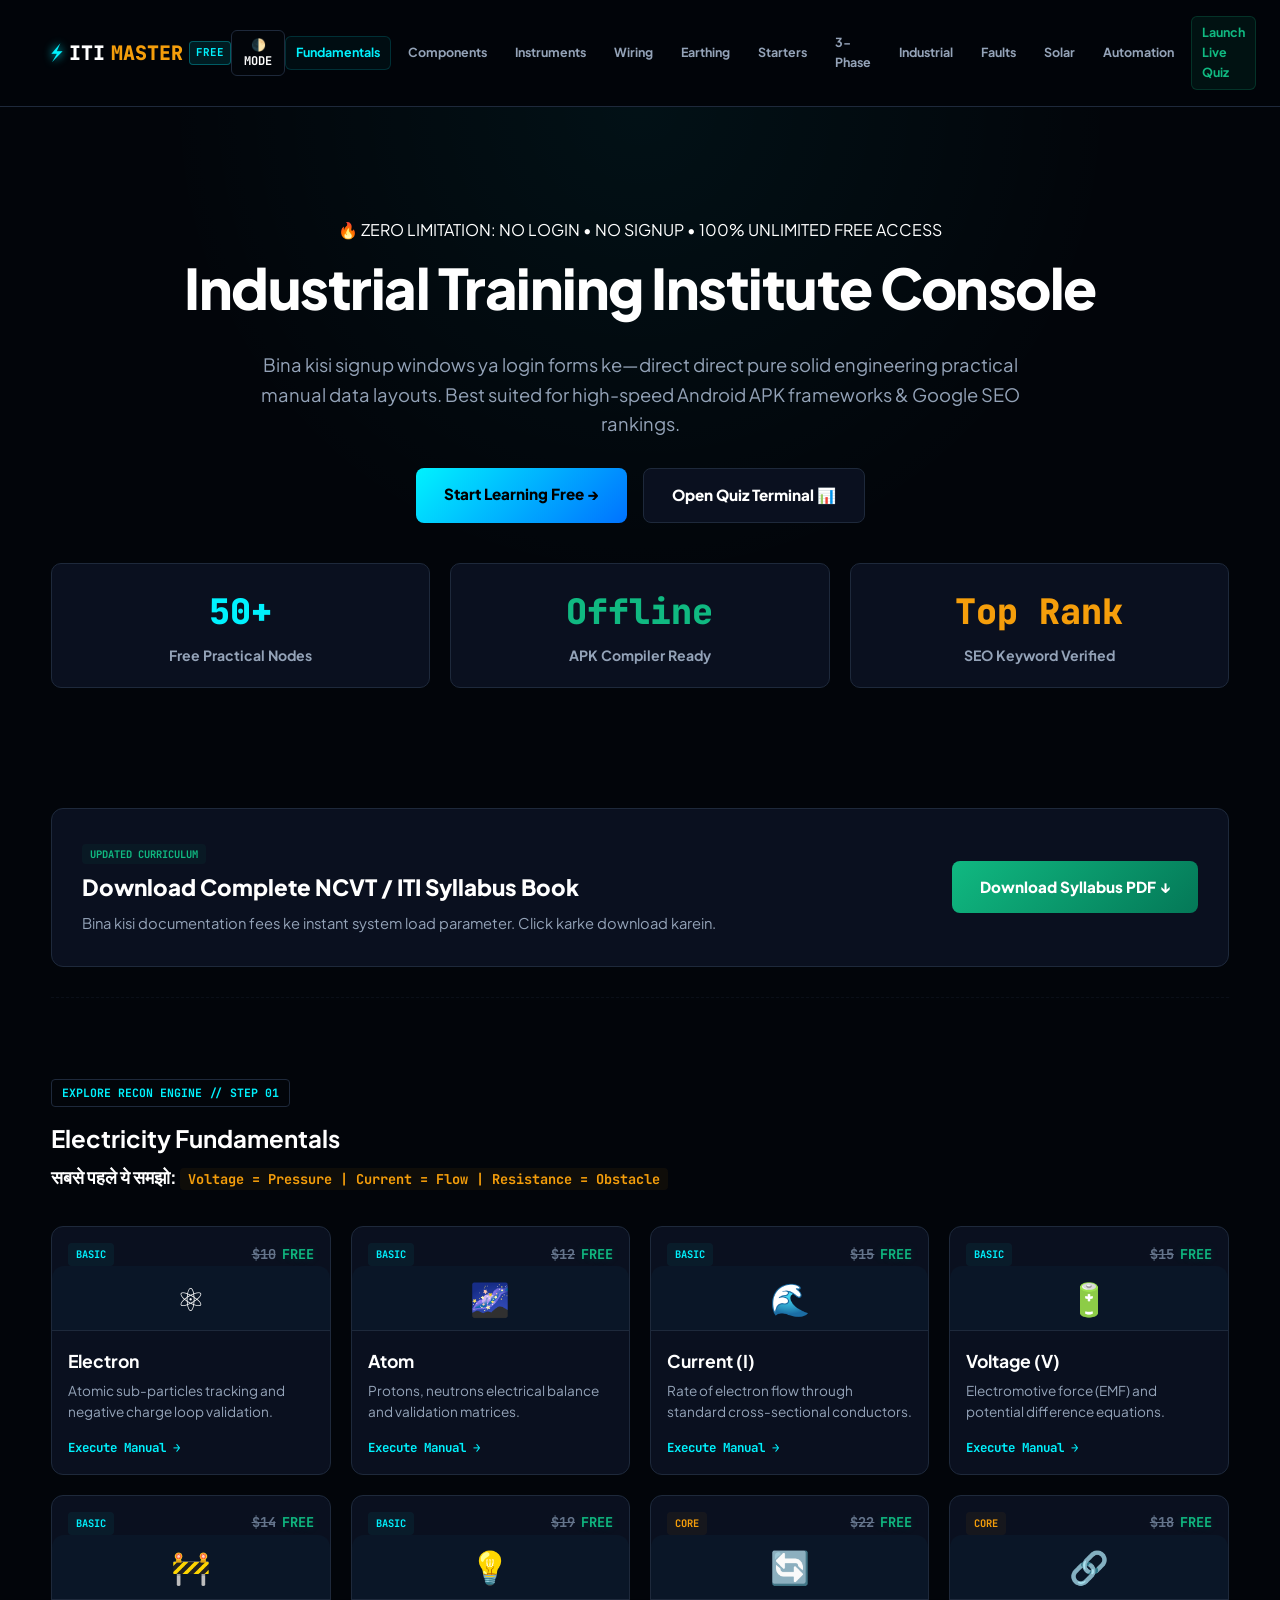
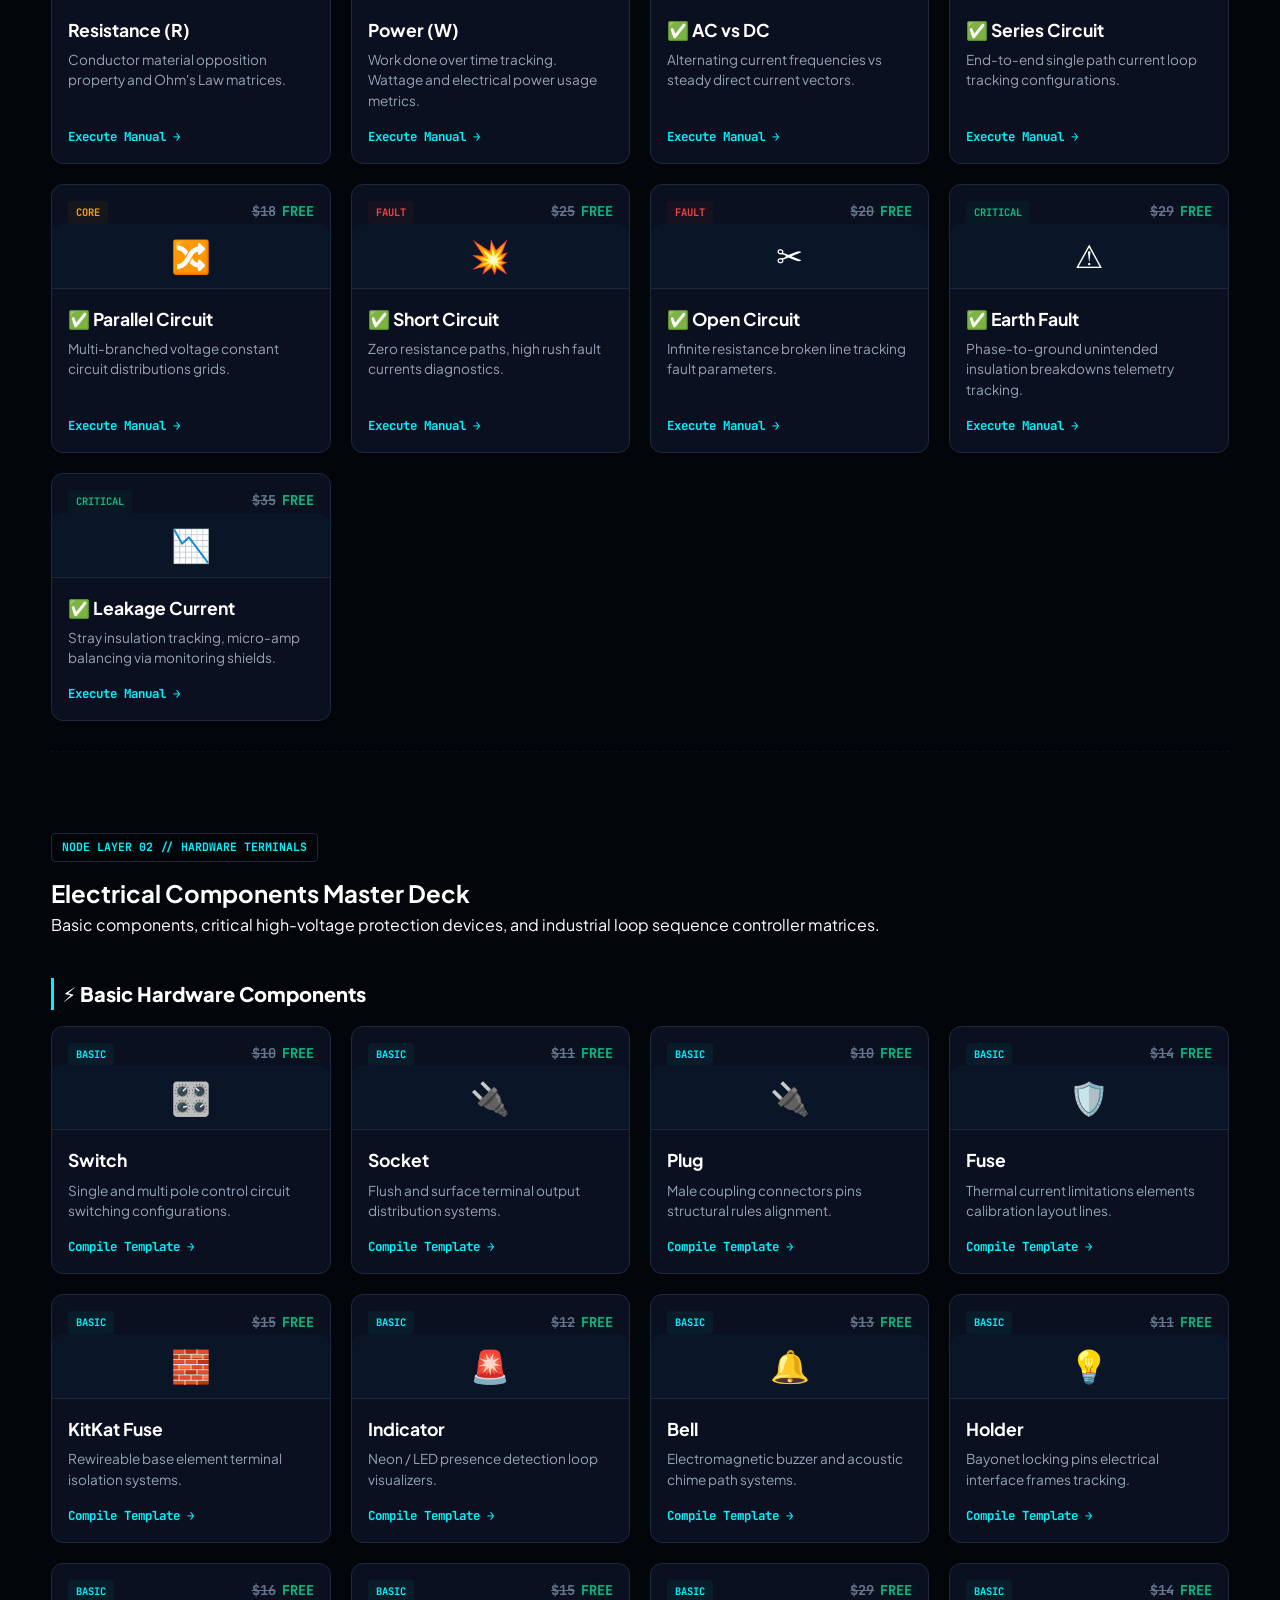
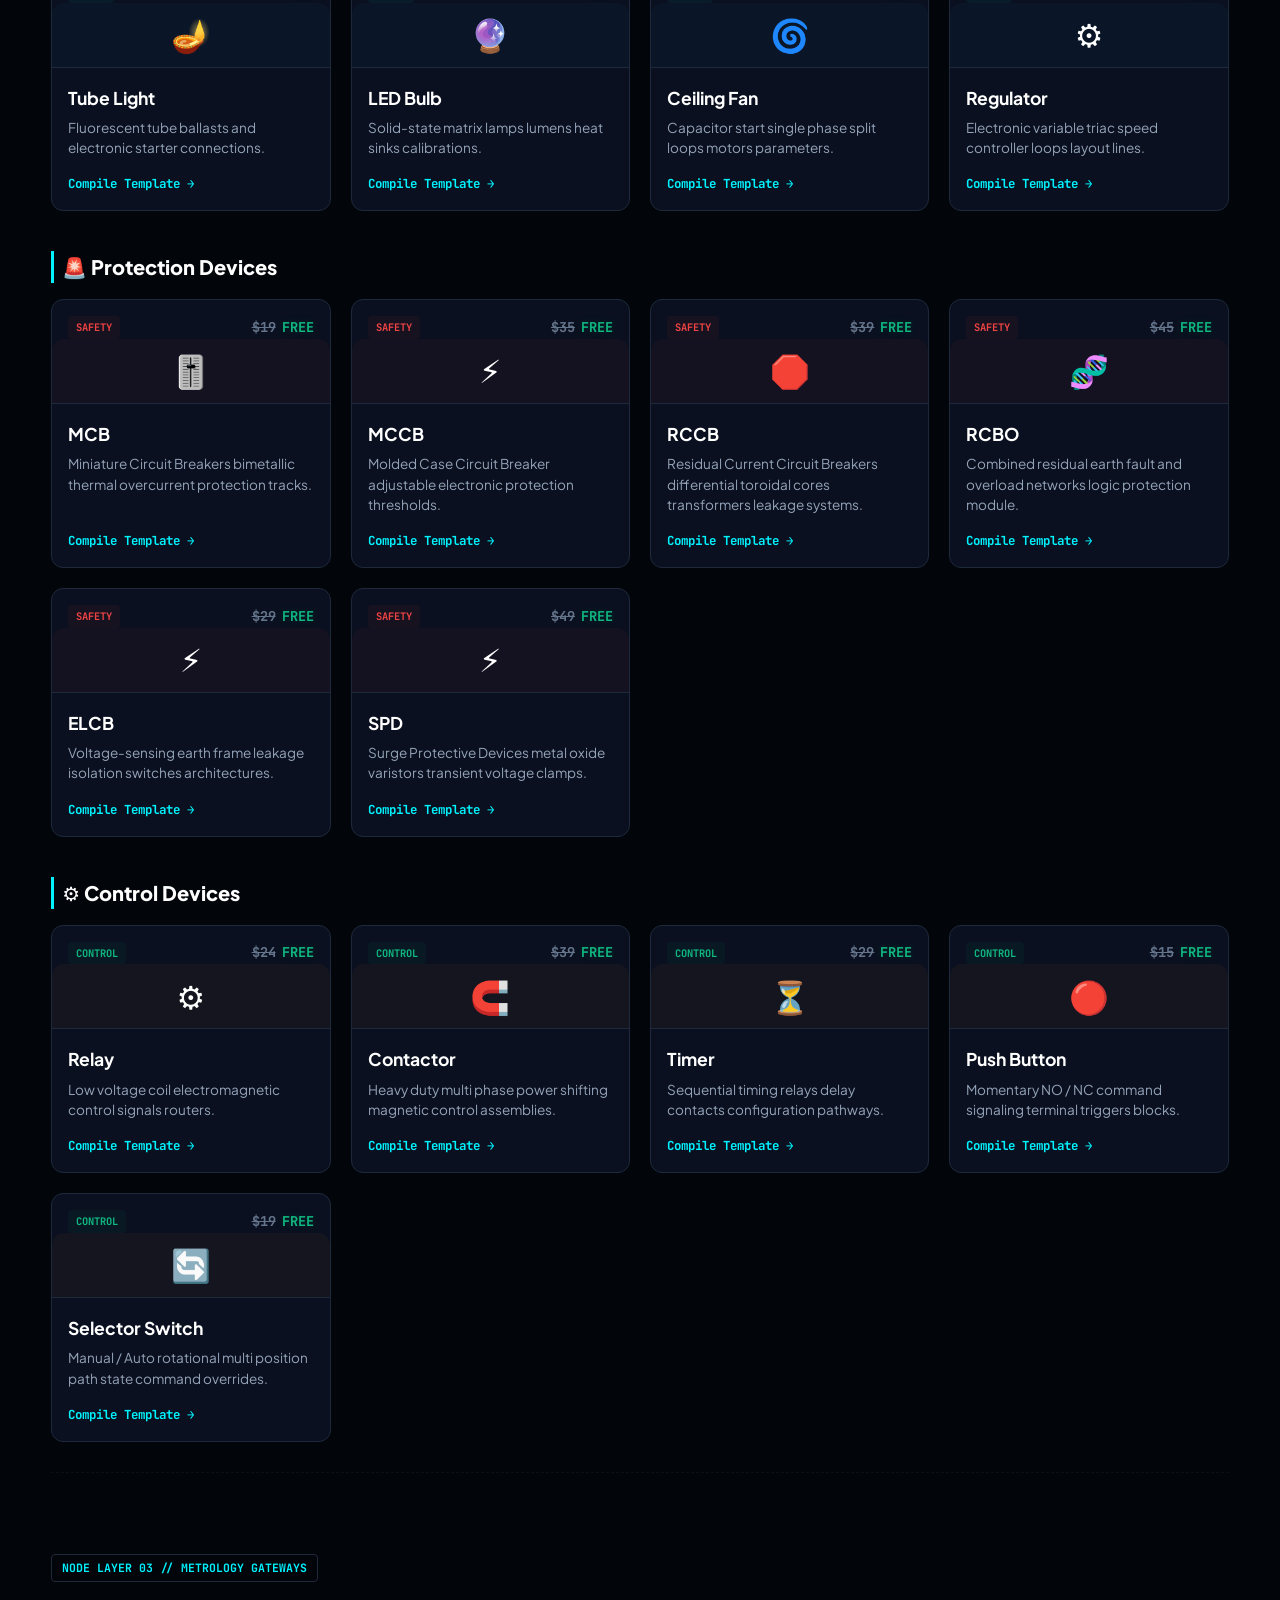
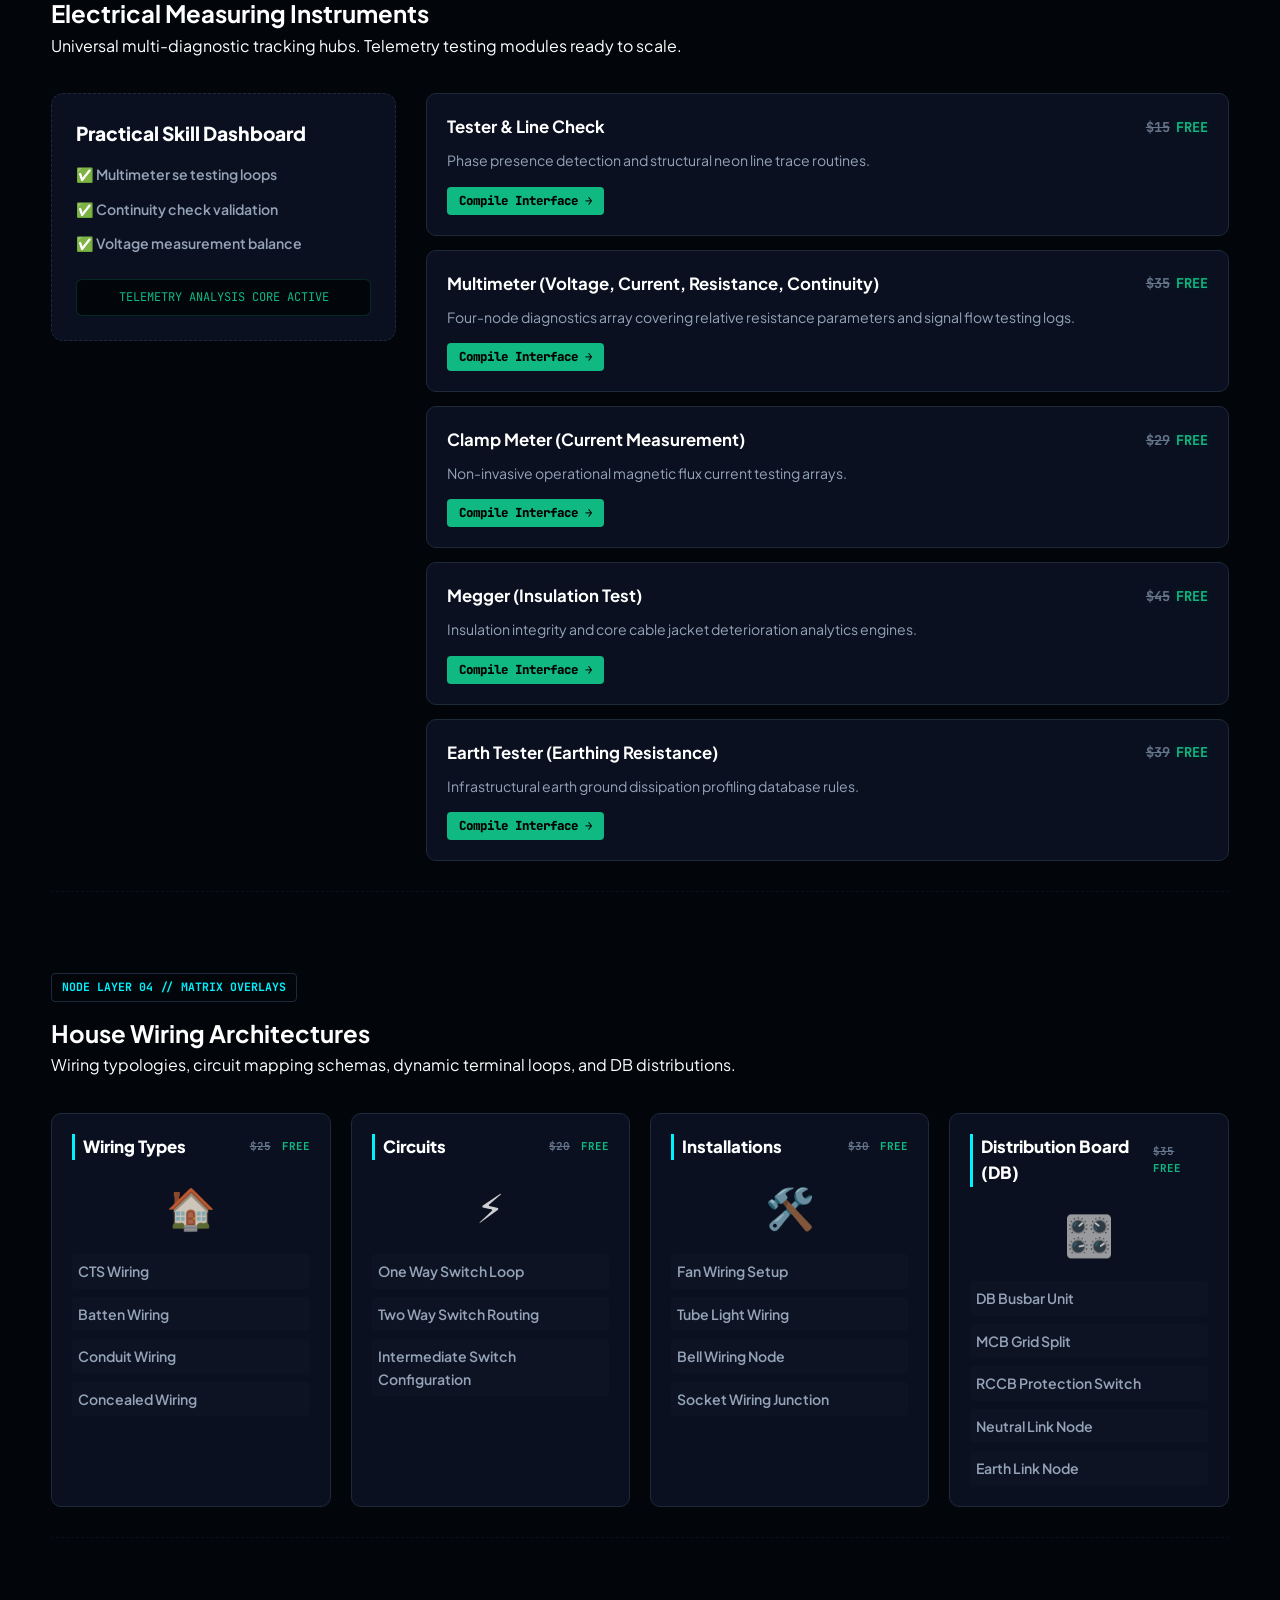
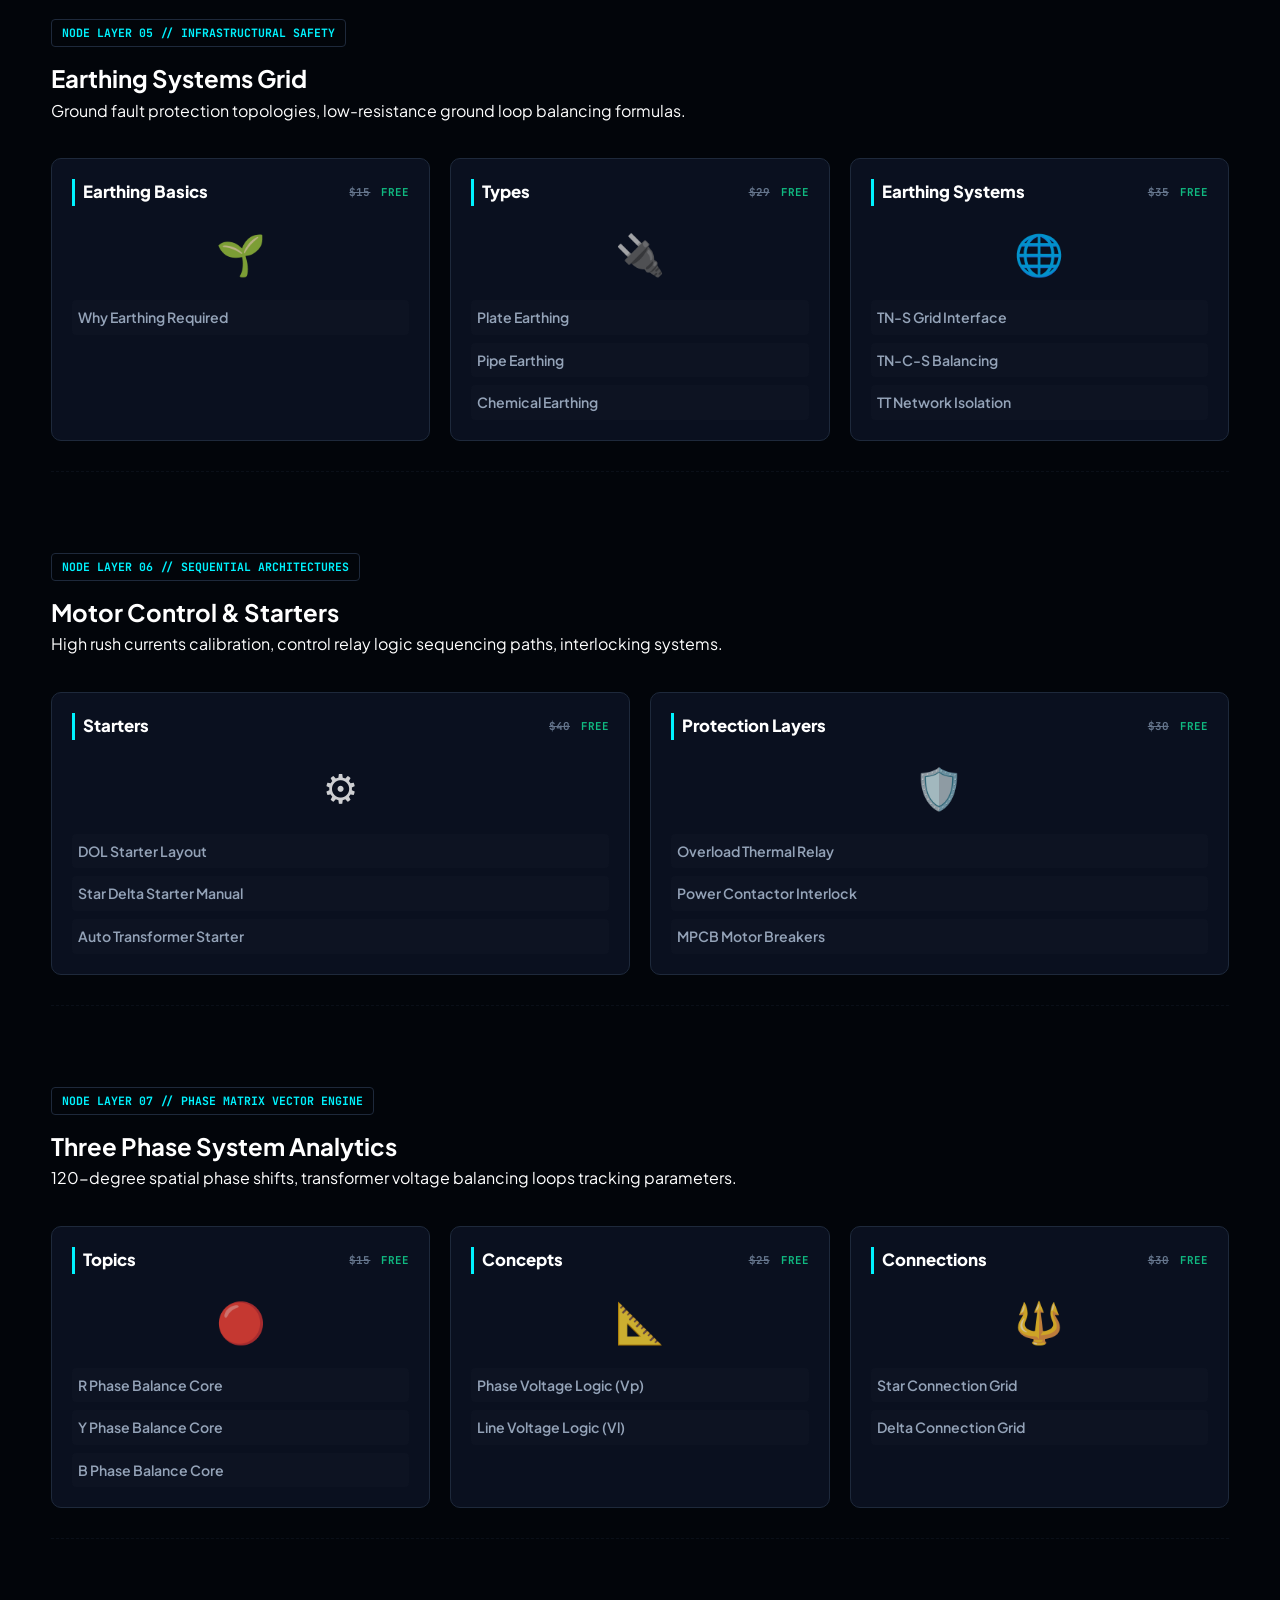
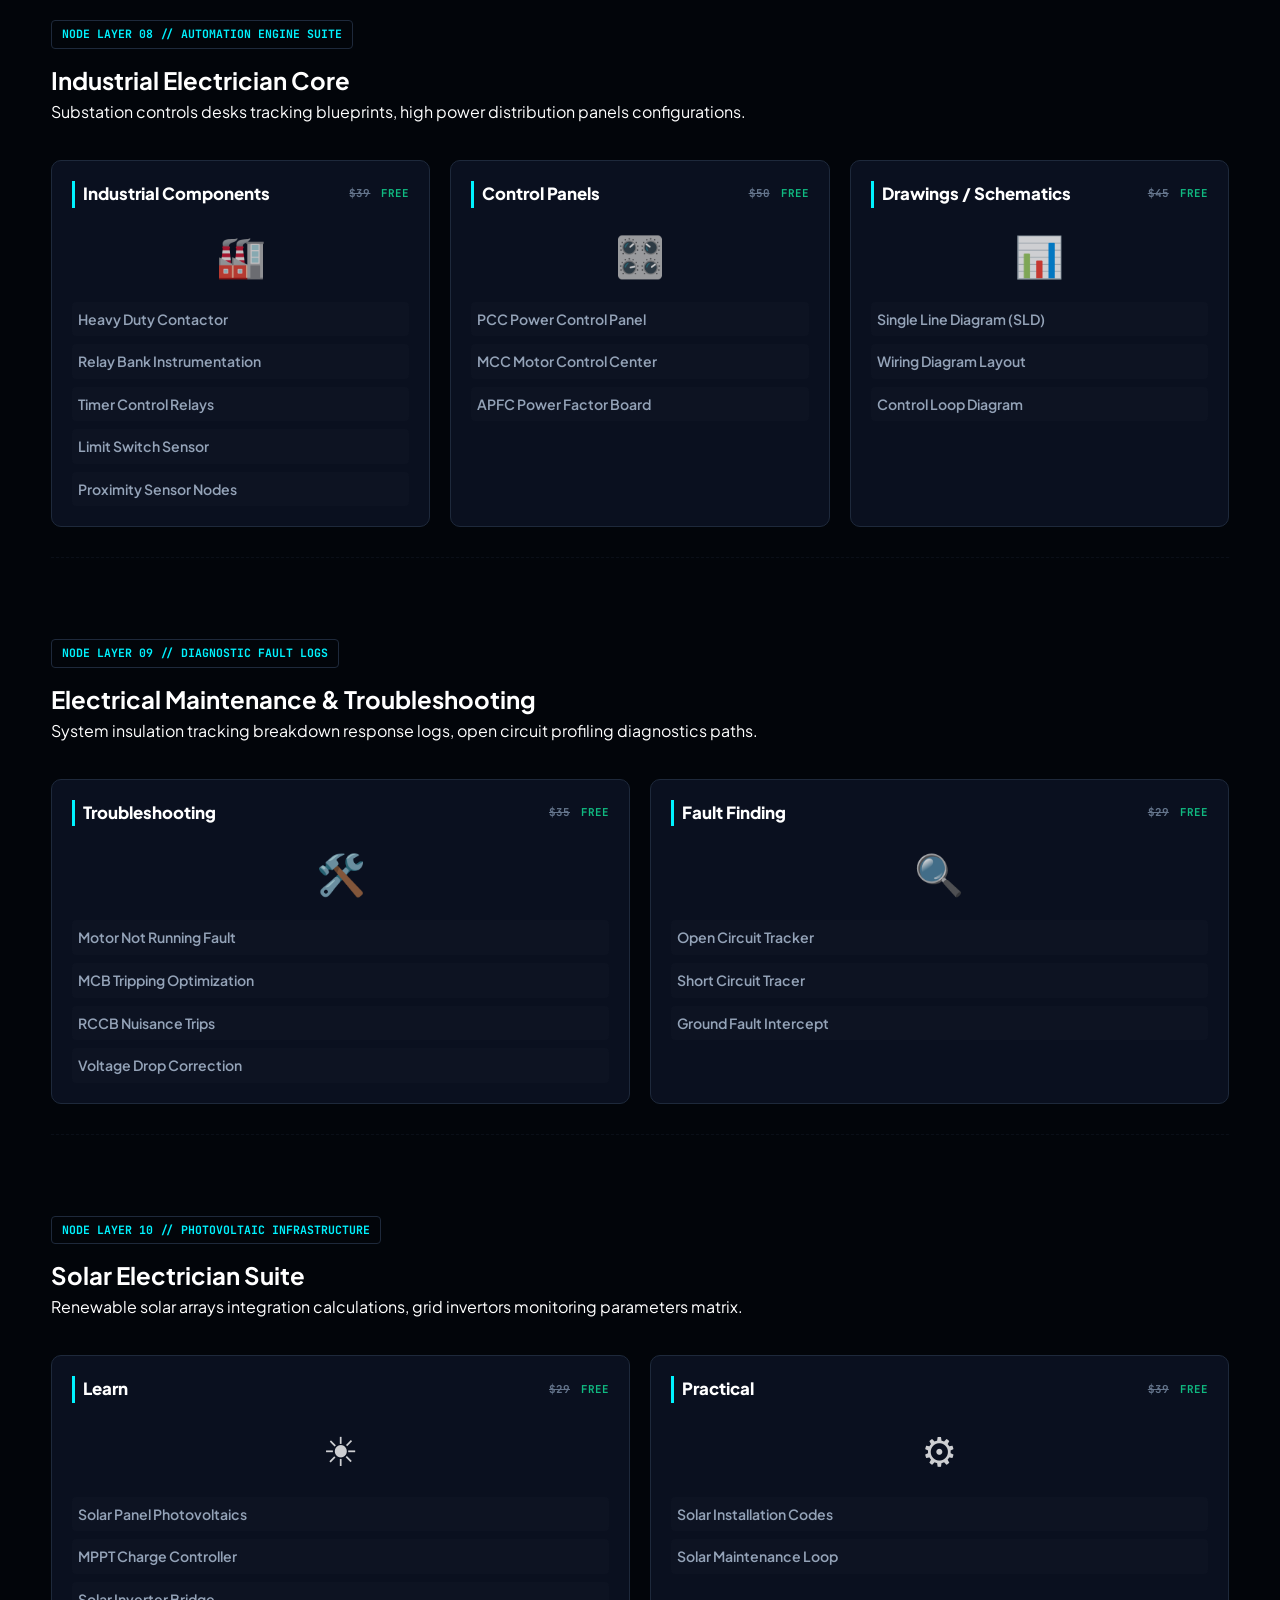
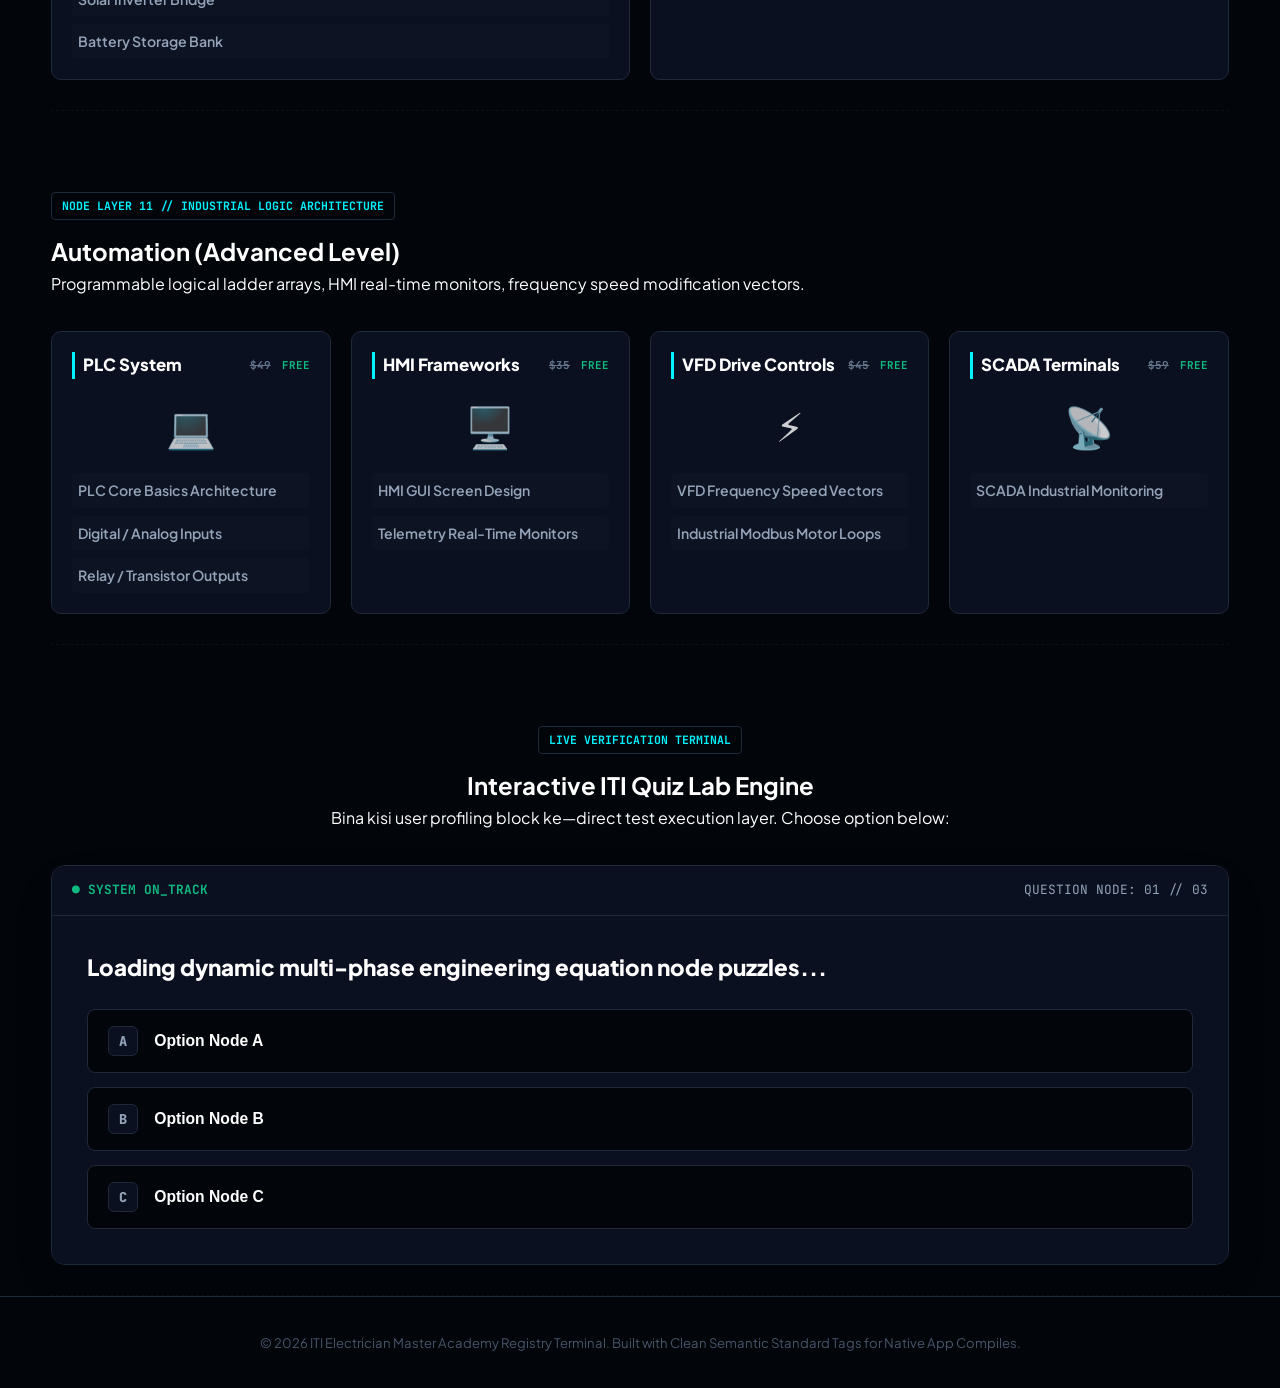
<file: Electriction/index.html>
<!DOCTYPE html>
<html lang="hi" data-theme="dark">

<head>
    <meta charset="UTF-8">
    <meta name="viewport" content="width=device-width, initial-scale=1.0, maximum-scale=1.0, user-scalable=no">

    <!-- HIGH-VOLTAGE GOOGLE SEO TERMINALS[cite: 1] -->
    <title>ITI Electrician Master Academy | Free Engineering Training Console</title>
    <meta name="description"
        content="Access free ITI Electrician training manuals, house wiring blueprints, motor starters, and advanced industrial PLC automation. No login required, premium offline APK compatible.">
    <meta name="keywords"
        content="ITI Electrician course, free electrician training, house wiring diagrams, MCB working, digital multimeter, PLC programming, star delta starter, solar panel installation">
    <meta name="robots" content="index, follow">
    <link class="seo-canonical" rel="canonical" href="https://yourdomain.com/index.html">

    <!-- VIRAL HOOK OPEN GRAPH INTEGRATIONS[cite: 1] -->
    <meta property="og:type" content="website">
    <meta property="og:title" content="ITI Electrician Master Console | 100% Free Complete Academy">
    <meta property="og:description"
        content="Bina login/signup ke direct solid engineering manuals aur live interactive interactive testing labs access karein.">
    <meta property="og:url" content="https://yourdomain.com/index.html">

    <!-- FONTS[cite: 1] -->
    <link rel="preconnect" href="https://fonts.googleapis.com">
    <link rel="preconnect" href="https://fonts.gstatic.com" crossorigin>
    <link
        href="https://fonts.googleapis.com/css2?family=Plus+Jakarta+Sans:wght@600;700;800&family=JetBrains+Mono:wght@500;700;800&display=swap"
        rel="stylesheet">
    <link rel="stylesheet" href="css/style.css">

    <!-- GOOGLE SEARCH BOT SCHEMAS[cite: 1] -->
    <script type="application/ld+json">
    {
      "@context": "https://schema.org",
      "@type": "EducationalOrganization",
      "name": "ITI Electrician Master Academy",
      "url": "https://yourdomain.com/index.html",
      "knowsAbout": ["Electrical Switchgears", "House Wiring", "Industrial Motor Controls", "PLC Automation Testing"]
    }
    </script>

    <!-- EXTRA ULTRA-SPEED UI LAYOUT PATTERN (Overriding Heavy Image Spaces)[cite: 5] -->
    <style>
        /* Modern Minimalist Hardware Node Icon Boxes[cite: 5] */
        .node-icon-header {
            height: 65px;
            background: rgba(6, 182, 212, 0.04);
            border-bottom: 1px solid var(--border-color);
            display: flex;
            align-items: center;
            justify-content: center;
            font-size: 2rem;
            transition: all 0.2s ease;
            border-radius: 12px 12px 0 0;
            position: relative;
            overflow: hidden;
        }

        .component-node-card:hover .node-icon-header {
            background: rgba(6, 182, 212, 0.1);
            color: var(--neon-cyan);
        }

        .node-icon-header::after {
            content: '';
            position: absolute;
            bottom: 0;
            left: 0;
            width: 100%;
            height: 2px;
            background: transparent;
            transition: all 0.2s ease;
        }

        .component-node-card:hover .node-icon-header::after {
            background: linear-gradient(90deg, transparent, var(--neon-cyan), transparent);
        }

        /* Specific border color styles matching original blueprint requirements[cite: 5] */
        .card-border-red .node-icon-header {
            background: rgba(239, 68, 68, 0.04);
        }

        .card-border-red:hover .node-icon-header {
            background: rgba(239, 68, 68, 0.1);
        }

        .card-border-red:hover .node-icon-header::after {
            background: linear-gradient(90deg, transparent, #ef4444, transparent);
        }

        .card-border-amber .node-icon-header {
            background: rgba(245, 158, 11, 0.04);
        }

        .card-border-amber:hover .node-icon-header {
            background: rgba(245, 158, 11, 0.1);
        }

        .card-border-amber:hover .node-icon-header::after {
            background: linear-gradient(90deg, transparent, var(--neon-amber), transparent);
        }

        /* Performance boost adjustment & Standard Link Wrapper Overrides[cite: 5] */
        .component-node-card {
            text-decoration: none !important;
            color: inherit !important;
            display: flex;
            flex-direction: column;
            justify-content: space-between;
            transition: transform 0.2s ease, box-shadow 0.2s ease;
        }

        .component-node-card:hover {
            transform: translateY(-4px);
            box-shadow: 0 8px 24px rgba(6, 182, 212, 0.15);
        }

        .card-border-red:hover {
            box-shadow: 0 8px 24px rgba(239, 68, 68, 0.15);
        }

        .card-border-amber:hover {
            box-shadow: 0 8px 24px rgba(245, 158, 11, 0.15);
        }

        /* Minimal Layout for Matrix Cards without images[cite: 5] */
        .matrix-icon-banner {
            font-size: 2.5rem;
            margin: 15px 0;
            text-align: center;
            opacity: 0.8;
        }

        /* Responsive Fixes for Navigation Panel inside mobile simulation */
        @media (max-width: 1024px) {
            .nav-links {
                display: none;
            }

            .nav-toggle:checked~.nav-links {
                display: flex;
                flex-direction: column;
            }
        }
    </style>
</head>

<body>

    <!-- ENTERPRISE CORE NAVBAR[cite: 5] -->
    <header class="main-header" role="banner">
        <div class="container navbar">
            <div class="logo" onclick="window.location.reload();">
                <span class="bolt-glow">⚡</span> ITI <span class="highlight">MASTER</span> <span
                    class="pro-tag">FREE</span>
            </div>

            <!-- Theme Switcher Trigger Block[cite: 5] -->
            <div class="theme-switch-wrapper">
                <button type="button" id="theme-toggle-btn" class="theme-toggle-btn"
                    aria-label="Toggle Dynamic Screen Theme">🌓 MODE</button>
            </div>

            <input type="checkbox" id="nav-toggle" class="nav-toggle" aria-hidden="true">
            <label for="nav-toggle" class="nav-toggle-label"><span></span></label>

            <nav class="nav-links" role="navigation">
                <a href="#explore-deck" class="nav-anchor active">Fundamentals</a>
                <a href="#components-deck" class="nav-anchor">Components</a>
                <a href="#instruments-deck" class="nav-anchor">Instruments</a>
                <a href="#wiring-deck" class="nav-anchor">Wiring</a>
                <a href="#earthing-deck" class="nav-anchor">Earthing</a>
                <a href="#motor-control-deck" class="nav-anchor">Starters</a>
                <a href="#three-phase-deck" class="nav-anchor">3-Phase</a>
                <a href="#industrial-deck" class="nav-anchor">Industrial</a>
                <a href="#maintenance-deck" class="nav-anchor">Faults</a>
                <a href="#solar-deck" class="nav-anchor">Solar</a>
                <a href="#automation-deck" class="nav-anchor">Automation</a>
                <a href="#quiz-lab" class="nav-anchor highlight-quiz-tab">Launch Live Quiz</a>
            </nav>
        </div>
    </header>

    <main id="main-content">

        <!-- PREMIUM PRO INSTITUTE HERO HOOK[cite: 5] -->
        <section class="hero-section" id="control-panel">
            <div class="container hero-content">
                <div class="premium-badge">🔥 ZERO LIMITATION: NO LOGIN • NO SIGNUP • 100% UNLIMITED FREE ACCESS</div>
                <h1>Industrial Training Institute Console</h1>
                <p class="hero-motivation">
                    Bina kisi signup windows ya login forms ke—direct direct pure solid engineering practical manual
                    data layouts. Best suited for high-speed Android APK frameworks & Google SEO rankings.
                </p>
                <div class="hero-cta-btn-group">
                    <a href="#explore-deck" class="hero-action-quiz-btn">Start Learning Free &rarr;</a>
                    <a href="#quiz-lab" class="hero-action-quiz-btn secondary-hero-btn">Open Quiz Terminal 📊</a>
                </div>
            </div>
        </section>

        <!-- QUICK INSTITUTE INSIGHT NUMBERS[cite: 5] -->
        <section class="container stats-badge-row">
            <div class="stat-node-box">
                <div class="stat-count var-cyan">50+</div>
                <div class="stat-label">Free Practical Nodes</div>
            </div>
            <div class="stat-node-box">
                <div class="stat-count var-green">Offline</div>
                <div class="stat-label">APK Compiler Ready</div>
            </div>
            <div class="stat-node-box">
                <div class="stat-count var-amber">Top Rank</div>
                <div class="stat-label">SEO Keyword Verified</div>
            </div>
        </section>

        <!-- VIRAL SYLLABUS DOWNLOAD SECTION[cite: 5] -->
        <section class="container segment-spacer">
            <div class="syllabus-download-card">
                <div class="syllabus-info-left">
                    <span class="badge tier-pro">UPDATED CURRICULUM</span>
                    <h3>Download Complete NCVT / ITI Syllabus Book</h3>
                    <p>Bina kisi documentation fees ke instant system load parameter. Click karke download karein.</p>
                </div>
                <div class="syllabus-action-right">
                    <!-- 💡 Mapped to download-syllabus.html[cite: 2] -->
                    <a href="components/html/download-syllabus.html" class="hero-action-quiz-btn green-glow-btn"
                        title="Download Free ITI Syllabus Book PDF">Download Syllabus PDF &darr;</a>
                </div>
            </div>
        </section>

        <!-- EXPLORE CORE SECTION: ELECTRICITY FUNDAMENTALS[cite: 5] -->
        <section class="container segment-spacer" id="explore-deck">
            <header class="track-header-block">
                <span class="track-index">EXPLORE RECON ENGINE // STEP 01</span>
                <h2>Electricity Fundamentals</h2>
                <p class="section-motivational-tip">सबसे पहले ये समझो: <code
                        class="formula-glow">Voltage = Pressure | Current = Flow | Resistance = Obstacle</code></p>
            </header>

            <div class="components-grid">
                <!-- 💡 Mapped to what-is-electron.html[cite: 4] -->
                <a href="components/html/what-is-electron.html" class="component-node-card">
                    <div class="card-meta-pricing"><span class="badge tier-basic">Basic</span><span
                            class="price-tag"><del>$10</del> <span class="free-glow">FREE</span></span></div>
                    <div class="node-icon-header">⚛️</div>
                    <div class="card-node-info">
                        <h3>Electron</h3>
                        <p>Atomic sub-particles tracking and negative charge loop validation.</p><span
                            class="execute-tag">Execute Manual &rarr;</span>
                    </div>
                </a>

                <!-- 💡 Mapped to what-is-atom.html[cite: 3] -->
                <a href="components/html/what-is-atom.html" class="component-node-card">
                    <div class="card-meta-pricing"><span class="badge tier-basic">Basic</span><span
                            class="price-tag"><del>$12</del> <span class="free-glow">FREE</span></span></div>
                    <div class="node-icon-header">🌌</div>
                    <div class="card-node-info">
                        <h3>Atom</h3>
                        <p>Protons, neutrons electrical balance and validation matrices.</p><span
                            class="execute-tag">Execute Manual &rarr;</span>
                    </div>
                </a>

                <a href="components/html/what-is-current.html" class="component-node-card">
                    <div class="card-meta-pricing"><span class="badge tier-basic">Basic</span><span
                            class="price-tag"><del>$15</del> <span class="free-glow">FREE</span></span></div>
                    <div class="node-icon-header">🌊</div>
                    <div class="card-node-info">
                        <h3>Current (I)</h3>
                        <p>Rate of electron flow through standard cross-sectional conductors.</p><span
                            class="execute-tag">Execute Manual &rarr;</span>
                    </div>
                </a>

                <a href="components/html/what-is-voltage.html" class="component-node-card">
                    <div class="card-meta-pricing"><span class="badge tier-basic">Basic</span><span
                            class="price-tag"><del>$15</del> <span class="free-glow">FREE</span></span></div>
                    <div class="node-icon-header">🔋</div>
                    <div class="card-node-info">
                        <h3>Voltage (V)</h3>
                        <p>Electromotive force (EMF) and potential difference equations.</p><span
                            class="execute-tag">Execute Manual &rarr;</span>
                    </div>
                </a>

                <a href="components/html/what-is-resistance.html" class="component-node-card">
                    <div class="card-meta-pricing"><span class="badge tier-basic">Basic</span><span
                            class="price-tag"><del>$14</del> <span class="free-glow">FREE</span></span></div>
                    <div class="node-icon-header">🚧</div>
                    <div class="card-node-info">
                        <h3>Resistance (R)</h3>
                        <p>Conductor material opposition property and Ohm's Law matrices.</p><span
                            class="execute-tag">Execute Manual &rarr;</span>
                    </div>
                </a>

                <a href="components/html/what-is-power.html" class="component-node-card">
                    <div class="card-meta-pricing"><span class="badge tier-basic">Basic</span><span
                            class="price-tag"><del>$19</del> <span class="free-glow">FREE</span></span></div>
                    <div class="node-icon-header">💡</div>
                    <div class="card-node-info">
                        <h3>Power (W)</h3>
                        <p>Work done over time tracking. Wattage and electrical power usage metrics.</p><span
                            class="execute-tag">Execute Manual &rarr;</span>
                    </div>
                </a>

                <a href="components/html/what-is-ac-dc.html" class="component-node-card">
                    <div class="card-meta-pricing"><span class="badge tier-inter">Core</span><span
                            class="price-tag"><del>$22</del> <span class="free-glow">FREE</span></span></div>
                    <div class="node-icon-header">🔄</div>
                    <div class="card-node-info">
                        <h3>✅ AC vs DC</h3>
                        <p>Alternating current frequencies vs steady direct current vectors.</p><span
                            class="execute-tag">Execute Manual &rarr;</span>
                    </div>
                </a>

                <a href="components/html/series-circuit.html" class="component-node-card">
                    <div class="card-meta-pricing"><span class="badge tier-inter">Core</span><span
                            class="price-tag"><del>$18</del> <span class="free-glow">FREE</span></span></div>
                    <div class="node-icon-header">🔗</div>
                    <div class="card-node-info">
                        <h3>✅ Series Circuit</h3>
                        <p>End-to-end single path current loop tracking configurations.</p><span
                            class="execute-tag">Execute Manual &rarr;</span>
                    </div>
                </a>

                <a href="components/html/parallel-circuit.html" class="component-node-card">
                    <div class="card-meta-pricing"><span class="badge tier-inter">Core</span><span
                            class="price-tag"><del>$18</del> <span class="free-glow">FREE</span></span></div>
                    <div class="node-icon-header">🔀</div>
                    <div class="card-node-info">
                        <h3>✅ Parallel Circuit</h3>
                        <p>Multi-branched voltage constant circuit distributions grids.</p><span
                            class="execute-tag">Execute Manual &rarr;</span>
                    </div>
                </a>

                <a href="components/html/short-circuit.html" class="component-node-card">
                    <div class="card-meta-pricing"><span class="badge tier-adv">Fault</span><span
                            class="price-tag"><del>$25</del> <span class="free-glow">FREE</span></span></div>
                    <div class="node-icon-header">💥</div>
                    <div class="card-node-info">
                        <h3>✅ Short Circuit</h3>
                        <p>Zero resistance paths, high rush fault currents diagnostics.</p><span
                            class="execute-tag">Execute Manual &rarr;</span>
                    </div>
                </a>

                <a href="components/html/open-circuit.html" class="component-node-card">
                    <div class="card-meta-pricing"><span class="badge tier-adv">Fault</span><span
                            class="price-tag"><del>$20</del> <span class="free-glow">FREE</span></span></div>
                    <div class="node-icon-header">✂️</div>
                    <div class="card-node-info">
                        <h3>✅ Open Circuit</h3>
                        <p>Infinite resistance broken line tracking fault parameters.</p><span
                            class="execute-tag">Execute Manual &rarr;</span>
                    </div>
                </a>

                <a href="components/html/earth-fault.html" class="component-node-card">
                    <div class="card-meta-pricing"><span class="badge tier-pro">Critical</span><span
                            class="price-tag"><del>$29</del> <span class="free-glow">FREE</span></span></div>
                    <div class="node-icon-header">⚠️</div>
                    <div class="card-node-info">
                        <h3>✅ Earth Fault</h3>
                        <p>Phase-to-ground unintended insulation breakdowns telemetry tracking.</p><span
                            class="execute-tag">Execute Manual &rarr;</span>
                    </div>
                </a>

                <a href="components/html/leakage-current.html" class="component-node-card">
                    <div class="card-meta-pricing"><span class="badge tier-pro">Critical</span><span
                            class="price-tag"><del>$35</del> <span class="free-glow">FREE</span></span></div>
                    <div class="node-icon-header">📉</div>
                    <div class="card-node-info">
                        <h3>✅ Leakage Current</h3>
                        <p>Stray insulation tracking, micro-amp balancing via monitoring shields.</p><span
                            class="execute-tag">Execute Manual &rarr;</span>
                    </div>
                </a>
            </div>
        </section>

        <!-- ELECTRICAL COMPONENTS COMPREHENSIVE SUITE[cite: 5] -->
        <section class="container segment-spacer" id="components-deck">
            <header class="track-header-block">
                <span class="track-index neon-text-cyan">NODE LAYER 02 // HARDWARE TERMINALS</span>
                <h2>Electrical Components Master Deck</h2>
                <p>Basic components, critical high-voltage protection devices, and industrial loop sequence controller
                    matrices.</p>
            </header>

            <h3 class="sub-category-divider">⚡ Basic Hardware Components</h3>
            <div class="components-grid group-spacer">
                <a href="components/html/what-is-switch.html" class="component-node-card">
                    <div class="card-meta-pricing"><span class="badge tier-basic">Basic</span><span
                            class="price-tag"><del>$10</del> <span class="free-glow">FREE</span></span></div>
                    <div class="node-icon-header">🎛️</div>
                    <div class="card-node-info">
                        <h4>Switch</h4>
                        <p>Single and multi pole control circuit switching configurations.</p><span
                            class="execute-tag">Compile Template &rarr;</span>
                    </div>
                </a>
                <a href="components/html/socket.html" class="component-node-card">
                    <div class="card-meta-pricing"><span class="badge tier-basic">Basic</span><span
                            class="price-tag"><del>$11</del> <span class="free-glow">FREE</span></span></div>
                    <div class="node-icon-header">🔌</div>
                    <div class="card-node-info">
                        <h4>Socket</h4>
                        <p>Flush and surface terminal output distribution systems.</p><span class="execute-tag">Compile
                            Template &rarr;</span>
                    </div>
                </a>
                <a href="components/html/plug.html" class="component-node-card">
                    <div class="card-meta-pricing"><span class="badge tier-basic">Basic</span><span
                            class="price-tag"><del>$10</del> <span class="free-glow">FREE</span></span></div>
                    <div class="node-icon-header">🔌</div>
                    <div class="card-node-info">
                        <h4>Plug</h4>
                        <p>Male coupling connectors pins structural rules alignment.</p><span
                            class="execute-tag">Compile Template &rarr;</span>
                    </div>
                </a>
                <a href="components/html/fuse.html" class="component-node-card">
                    <div class="card-meta-pricing"><span class="badge tier-basic">Basic</span><span
                            class="price-tag"><del>$14</del> <span class="free-glow">FREE</span></span></div>
                    <div class="node-icon-header">🛡️</div>
                    <div class="card-node-info">
                        <h4>Fuse</h4>
                        <p>Thermal current limitations elements calibration layout lines.</p><span
                            class="execute-tag">Compile Template &rarr;</span>
                    </div>
                </a>
                <a href="components/html/kitkat-fuse.html" class="component-node-card">
                    <div class="card-meta-pricing"><span class="badge tier-basic">Basic</span><span
                            class="price-tag"><del>$15</del> <span class="free-glow">FREE</span></span></div>
                    <div class="node-icon-header">🧱</div>
                    <div class="card-node-info">
                        <h4>KitKat Fuse</h4>
                        <p>Rewireable base element terminal isolation systems.</p><span class="execute-tag">Compile
                            Template &rarr;</span>
                    </div>
                </a>
                <a href="components/html/indicator.html" class="component-node-card">
                    <div class="card-meta-pricing"><span class="badge tier-basic">Basic</span><span
                            class="price-tag"><del>$12</del> <span class="free-glow">FREE</span></span></div>
                    <div class="node-icon-header">🚨</div>
                    <div class="card-node-info">
                        <h4>Indicator</h4>
                        <p>Neon / LED presence detection loop visualizers.</p><span class="execute-tag">Compile Template
                            &rarr;</span>
                    </div>
                </a>
                <a href="components/html/bell.html" class="component-node-card">
                    <div class="card-meta-pricing"><span class="badge tier-basic">Basic</span><span
                            class="price-tag"><del>$13</del> <span class="free-glow">FREE</span></span></div>
                    <div class="node-icon-header">🔔</div>
                    <div class="card-node-info">
                        <h4>Bell</h4>
                        <p>Electromagnetic buzzer and acoustic chime path systems.</p><span class="execute-tag">Compile
                            Template &rarr;</span>
                    </div>
                </a>
                <a href="components/html/holder.html" class="component-node-card">
                    <div class="card-meta-pricing"><span class="badge tier-basic">Basic</span><span
                            class="price-tag"><del>$11</del> <span class="free-glow">FREE</span></span></div>
                    <div class="node-icon-header">💡</div>
                    <div class="card-node-info">
                        <h4>Holder</h4>
                        <p>Bayonet locking pins electrical interface frames tracking.</p><span
                            class="execute-tag">Compile Template &rarr;</span>
                    </div>
                </a>
                <a href="components/html/tube-light.html" class="component-node-card">
                    <div class="card-meta-pricing"><span class="badge tier-basic">Basic</span><span
                            class="price-tag"><del>$16</del> <span class="free-glow">FREE</span></span></div>
                    <div class="node-icon-header">🪔</div>
                    <div class="card-node-info">
                        <h4>Tube Light</h4>
                        <p>Fluorescent tube ballasts and electronic starter connections.</p><span
                            class="execute-tag">Compile Template &rarr;</span>
                    </div>
                </a>
                <a href="components/html/led-bulb.html" class="component-node-card">
                    <div class="card-meta-pricing"><span class="badge tier-basic">Basic</span><span
                            class="price-tag"><del>$15</del> <span class="free-glow">FREE</span></span></div>
                    <div class="node-icon-header">🔮</div>
                    <div class="card-node-info">
                        <h4>LED Bulb</h4>
                        <p>Solid-state matrix lamps lumens heat sinks calibrations.</p><span class="execute-tag">Compile
                            Template &rarr;</span>
                    </div>
                </a>
                <a href="components/html/ceiling-fan.html" class="component-node-card">
                    <div class="card-meta-pricing"><span class="badge tier-basic">Basic</span><span
                            class="price-tag"><del>$29</del> <span class="free-glow">FREE</span></span></div>
                    <div class="node-icon-header">🌀</div>
                    <div class="card-node-info">
                        <h4>Ceiling Fan</h4>
                        <p>Capacitor start single phase split loops motors parameters.</p><span
                            class="execute-tag">Compile Template &rarr;</span>
                    </div>
                </a>
                <a href="components/html/regulator.html" class="component-node-card">
                    <div class="card-meta-pricing"><span class="badge tier-basic">Basic</span><span
                            class="price-tag"><del>$14</del> <span class="free-glow">FREE</span></span></div>
                    <div class="node-icon-header">⚙️</div>
                    <div class="card-node-info">
                        <h4>Regulator</h4>
                        <p>Electronic variable triac speed controller loops layout lines.</p><span
                            class="execute-tag">Compile Template &rarr;</span>
                    </div>
                </a>
            </div>

            <h3 class="sub-category-divider neon-text-red">🚨 Protection Devices</h3>
            <div class="components-grid group-spacer">
                <a href="components/html/what-is-mcb.html" class="component-node-card card-border-red">
                    <div class="card-meta-pricing"><span class="badge tier-adv">Safety</span><span
                            class="price-tag"><del>$19</del> <span class="free-glow">FREE</span></span></div>
                    <div class="node-icon-header">🎚️</div>
                    <div class="card-node-info">
                        <h4>MCB</h4>
                        <p>Miniature Circuit Breakers bimetallic thermal overcurrent protection tracks.</p><span
                            class="execute-tag red-tag">Compile Template &rarr;</span>
                    </div>
                </a>
                <a href="components/html/mccb.html" class="component-node-card card-border-red">
                    <div class="card-meta-pricing"><span class="badge tier-adv">Safety</span><span
                            class="price-tag"><del>$35</del> <span class="free-glow">FREE</span></span></div>
                    <div class="node-icon-header">⚡</div>
                    <div class="card-node-info">
                        <h4>MCCB</h4>
                        <p>Molded Case Circuit Breaker adjustable electronic protection thresholds.</p><span
                            class="execute-tag red-tag">Compile Template &rarr;</span>
                    </div>
                </a>
                <a href="components/html/rccb.html" class="component-node-card card-border-red">
                    <div class="card-meta-pricing"><span class="badge tier-adv">Safety</span><span
                            class="price-tag"><del>$39</del> <span class="free-glow">FREE</span></span></div>
                    <div class="node-icon-header">🛑</div>
                    <div class="card-node-info">
                        <h4>RCCB</h4>
                        <p>Residual Current Circuit Breakers differential toroidal cores transformers leakage systems.
                        </p><span class="execute-tag red-tag">Compile Template &rarr;</span>
                    </div>
                </a>
                <a href="components/html/rcbo.html" class="component-node-card card-border-red">
                    <div class="card-meta-pricing"><span class="badge tier-adv">Safety</span><span
                            class="price-tag"><del>$45</del> <span class="free-glow">FREE</span></span></div>
                    <div class="node-icon-header">🧬</div>
                    <div class="card-node-info">
                        <h4>RCBO</h4>
                        <p>Combined residual earth fault and overload networks logic protection module.</p><span
                            class="execute-tag red-tag">Compile Template &rarr;</span>
                    </div>
                </a>
                <a href="components/html/elcb.html" class="component-node-card card-border-red">
                    <div class="card-meta-pricing"><span class="badge tier-adv">Safety</span><span
                            class="price-tag"><del>$29</del> <span class="free-glow">FREE</span></span></div>
                    <div class="node-icon-header">⚡</div>
                    <div class="card-node-info">
                        <h4>ELCB</h4>
                        <p>Voltage-sensing earth frame leakage isolation switches architectures.</p><span
                            class="execute-tag red-tag">Compile Template &rarr;</span>
                    </div>
                </a>
                <a href="components/html/spd.html" class="component-node-card card-border-red">
                    <div class="card-meta-pricing"><span class="badge tier-adv">Safety</span><span
                            class="price-tag"><del>$49</del> <span class="free-glow">FREE</span></span></div>
                    <div class="node-icon-header">⚡</div>
                    <div class="card-node-info">
                        <h4>SPD</h4>
                        <p>Surge Protective Devices metal oxide varistors transient voltage clamps.</p><span
                            class="execute-tag red-tag">Compile Template &rarr;</span>
                    </div>
                </a>
            </div>

            <h3 class="sub-category-divider neon-text-amber">⚙️ Control Devices</h3>
            <div class="components-grid">
                <a href="components/html/relay.html" class="component-node-card card-border-amber">
                    <div class="card-meta-pricing"><span class="badge tier-pro">Control</span><span
                            class="price-tag"><del>$24</del> <span class="free-glow">FREE</span></span></div>
                    <div class="node-icon-header">⚙️</div>
                    <div class="card-node-info">
                        <h4>Relay</h4>
                        <p>Low voltage coil electromagnetic control signals routers.</p><span
                            class="execute-tag amber-tag">Compile Template &rarr;</span>
                    </div>
                </a>
                <a href="components/html/contactor.html" class="component-node-card card-border-amber">
                    <div class="card-meta-pricing"><span class="badge tier-pro">Control</span><span
                            class="price-tag"><del>$39</del> <span class="free-glow">FREE</span></span></div>
                    <div class="node-icon-header">🧲</div>
                    <div class="card-node-info">
                        <h4>Contactor</h4>
                        <p>Heavy duty multi phase power shifting magnetic control assemblies.</p><span
                            class="execute-tag amber-tag">Compile Template &rarr;</span>
                    </div>
                </a>
                <a href="components/html/timer.html" class="component-node-card card-border-amber">
                    <div class="card-meta-pricing"><span class="badge tier-pro">Control</span><span
                            class="price-tag"><del>$29</del> <span class="free-glow">FREE</span></span></div>
                    <div class="node-icon-header">⏳</div>
                    <div class="card-node-info">
                        <h4>Timer</h4>
                        <p>Sequential timing relays delay contacts configuration pathways.</p><span
                            class="execute-tag amber-tag">Compile Template &rarr;</span>
                    </div>
                </a>
                <a href="components/html/push-button.html" class="component-node-card card-border-amber">
                    <div class="card-meta-pricing"><span class="badge tier-pro">Control</span><span
                            class="price-tag"><del>$15</del> <span class="free-glow">FREE</span></span></div>
                    <div class="node-icon-header">🔴</div>
                    <div class="card-node-info">
                        <h4>Push Button</h4>
                        <p>Momentary NO / NC command signaling terminal triggers blocks.</p><span
                            class="execute-tag amber-tag">Compile Template &rarr;</span>
                    </div>
                </a>
                <a href="components/html/selector-switch.html" class="component-node-card card-border-amber">
                    <div class="card-meta-pricing"><span class="badge tier-pro">Control</span><span
                            class="price-tag"><del>$19</del> <span class="free-glow">FREE</span></span></div>
                    <div class="node-icon-header">🔄</div>
                    <div class="card-node-info">
                        <h4>Selector Switch</h4>
                        <p>Manual / Auto rotational multi position path state command overrides.</p><span
                            class="execute-tag amber-tag">Compile Template &rarr;</span>
                    </div>
                </a>
            </div>
        </section>

        <!-- MEASURING INSTRUMENTS METROLOGY GATEWAYS[cite: 5] -->
        <section class="container segment-spacer" id="instruments-deck">
            <header class="track-header-block">
                <span class="track-index neon-text-green" aria-hidden="true">NODE LAYER 03 // METROLOGY GATEWAYS</span>
                <h2>Electrical Measuring Instruments</h2>
                <p>Universal multi-diagnostic tracking hubs. Telemetry testing modules ready to scale.</p>
            </header>

            <div class="premium-macro-layout">
                <aside class="analytics-meta-sidebar">
                    <h3>Practical Skill Dashboard</h3>
                    <ul class="hacker-checklist">
                        <li>✅ Multimeter se testing loops</li>
                        <li>✅ Continuity check validation</li>
                        <li>✅ Voltage measurement balance</li>
                    </ul>
                    <div class="hacker-terminal-badge">TELEMETRY ANALYSIS CORE ACTIVE</div>
                </aside>

                <div class="nodes-linear-stack">
                    <article class="instrument-bar">
                        <div class="bar-meta">
                            <h4>Tester & Line Check</h4><span class="price-tag"><del>$15</del> <span
                                    class="free-glow">FREE</span></span>
                        </div>
                        <p>Phase presence detection and structural neon line trace routines.</p>
                        <a href="components/html/tester.html" class="bar-link-btn">Compile Interface &rarr;</a>
                    </article>
                    <article class="instrument-bar">
                        <div class="bar-meta">
                            <h4>Multimeter (Voltage, Current, Resistance, Continuity)</h4><span
                                class="price-tag"><del>$35</del> <span class="free-glow">FREE</span></span>
                        </div>
                        <p>Four-node diagnostics array covering relative resistance parameters and signal flow testing
                            logs.</p>
                        <a href="components/html/multimeter.html" class="bar-link-btn">Compile Interface &rarr;</a>
                    </article>
                    <article class="instrument-bar">
                        <div class="bar-meta">
                            <h4>Clamp Meter (Current Measurement)</h4><span class="price-tag"><del>$29</del> <span
                                    class="free-glow">FREE</span></span>
                        </div>
                        <p>Non-invasive operational magnetic flux current testing arrays.</p>
                        <a href="components/html/clamp-meter.html" class="bar-link-btn">Compile Interface &rarr;</a>
                    </article>
                    <article class="instrument-bar">
                        <div class="bar-meta">
                            <h4>Megger (Insulation Test)</h4><span class="price-tag"><del>$45</del> <span
                                    class="free-glow">FREE</span></span>
                        </div>
                        <p>Insulation integrity and core cable jacket deterioration analytics engines.</p>
                        <a href="components/html/megger.html" class="bar-link-btn">Compile Interface &rarr;</a>
                    </article>
                    <article class="instrument-bar">
                        <div class="bar-meta">
                            <h4>Earth Tester (Earthing Resistance)</h4><span class="price-tag"><del>$39</del> <span
                                    class="free-glow">FREE</span></span>
                        </div>
                        <p>Infrastructural earth ground dissipation profiling database rules.</p>
                        <a href="components/html/earth-tester.html" class="bar-link-btn">Compile Interface &rarr;</a>
                    </article>
                </div>
            </div>
        </section>

        <!-- HOUSE WIRING CONSOLE[cite: 5] -->
        <section class="container segment-spacer" id="wiring-deck">
            <header class="track-header-block">
                <span class="track-index">NODE LAYER 04 // MATRIX OVERLAYS</span>
                <h2>House Wiring Architectures</h2>
                <p>Wiring typologies, circuit mapping schemas, dynamic terminal loops, and DB distributions.</p>
            </header>
            <div class="matrix-sub-grid">
                <article class="matrix-card">
                    <h3>Wiring Types <span class="strike-mini"><del>$25</del> FREE</span></h3>
                    <div class="matrix-icon-banner">🏠</div>
                    <div class="links-box">
                        <a href="components/html/cts.html">CTS Wiring</a>
                        <a href="components/html/batten.html">Batten Wiring</a>
                        <a href="components/html/conduit.html">Conduit Wiring</a>
                        <a href="components/html/concealed.html">Concealed Wiring</a>
                    </div>
                </article>
                <article class="matrix-card">
                    <h3>Circuits <span class="strike-mini"><del>$20</del> FREE</span></h3>
                    <div class="matrix-icon-banner">⚡</div>
                    <div class="links-box">
                        <a href="components/html/one-way.html">One Way Switch Loop</a>
                        <a href="components/html/two-way.html">Two Way Switch Routing</a>
                        <a href="components/html/intermediate.html">Intermediate Switch Configuration</a>
                    </div>
                </article>
                <article class="matrix-card">
                    <h3>Installations <span class="strike-mini"><del>$30</del> FREE</span></h3>
                    <div class="matrix-icon-banner">🛠️</div>
                    <div class="links-box">
                        <a href="components/html/fan-wiring.html">Fan Wiring Setup</a>
                        <a href="components/html/tube-light-wiring.html">Tube Light Wiring</a>
                        <a href="components/html/bell-wiring.html">Bell Wiring Node</a>
                        <a href="components/html/socket-wiring.html">Socket Wiring Junction</a>
                    </div>
                </article>
                <article class="matrix-card">
                    <h3>Distribution Board (DB) <span class="strike-mini"><del>$35</del> FREE</span></h3>
                    <div class="matrix-icon-banner">🎛️</div>
                    <div class="links-box">
                        <a href="components/html/db.html">DB Busbar Unit</a>
                        <a href="components/html/mcb-loop.html">MCB Grid Split</a>
                        <a href="components/html/rccb-loop.html">RCCB Protection Switch</a>
                        <a href="components/html/neutral-link.html">Neutral Link Node</a>
                        <a href="components/html/earth-link.html">Earth Link Node</a>
                    </div>
                </article>
            </div>
        </section>

        <!-- EARTHING SYSTEMS LAYOUT[cite: 5] -->
        <section class="container segment-spacer" id="earthing-deck">
            <header class="track-header-block">
                <span class="track-index neon-text-amber" aria-hidden="true">NODE LAYER 05 // INFRASTRUCTURAL
                    SAFETY</span>
                <h2>Earthing Systems Grid</h2>
                <p>Ground fault protection topologies, low-resistance ground loop balancing formulas.</p>
            </header>
            <div class="matrix-sub-grid">
                <article class="matrix-card">
                    <h3>Earthing Basics <span class="strike-mini"><del>$15</del> FREE</span></h3>
                    <div class="matrix-icon-banner">🌱</div>
                    <div class="links-box">
                        <a href="components/html/why-earthing-required.html">Why Earthing Required</a>
                    </div>
                </article>
                <article class="matrix-card">
                    <h3>Types <span class="strike-mini"><del>$29</del> FREE</span></h3>
                    <div class="matrix-icon-banner">🔌</div>
                    <div class="links-box">
                        <a href="components/html/plate-earthing.html">Plate Earthing</a>
                        <a href="components/html/pipe-earthing.html">Pipe Earthing</a>
                        <a href="components/html/chemical-earthing.html">Chemical Earthing</a>
                    </div>
                </article>
                <article class="matrix-card">
                    <h3>Earthing Systems <span class="strike-mini"><del>$35</del> FREE</span></h3>
                    <div class="matrix-icon-banner">🌐</div>
                    <div class="links-box">
                        <a href="components/html/tn-s.html">TN-S Grid Interface</a>
                        <a href="components/html/tn-c-s.html">TN-C-S Balancing</a>
                        <a href="components/html/tt.html">TT Network Isolation</a>
                    </div>
                </article>
            </div>
        </section>

        <!-- MOTOR CONTROL SEQUENTIAL CORES[cite: 5] -->
        <section class="container segment-spacer" id="motor-control-deck">
            <header class="track-header-block">
                <span class="track-index neon-text-red" aria-hidden="true">NODE LAYER 06 // SEQUENTIAL
                    ARCHITECTURES</span>
                <h2>Motor Control & Starters</h2>
                <p>High rush currents calibration, control relay logic sequencing paths, interlocking systems.</p>
            </header>
            <div class="matrix-sub-grid">
                <article class="matrix-card">
                    <h3>Starters <span class="strike-mini"><del>$40</del> FREE</span></h3>
                    <div class="matrix-icon-banner">⚙️</div>
                    <div class="links-box">
                        <a href="components/html/dol-starter.html">DOL Starter Layout</a>
                        <a href="components/html/star-delta-starter.html">Star Delta Starter Manual</a>
                        <a href="components/html/auto-transformer-starter.html">Auto Transformer Starter</a>
                    </div>
                </article>
                <article class="matrix-card">
                    <h3>Protection Layers <span class="strike-mini"><del>$30</del> FREE</span></h3>
                    <div class="matrix-icon-banner">🛡️</div>
                    <div class="links-box">
                        <a href="components/html/overload-relay.html">Overload Thermal Relay</a>
                        <a href="components/html/contactor-interlock.html">Power Contactor Interlock</a>
                        <a href="components/html/mpcb.html">MPCB Motor Breakers</a>
                    </div>
                </article>
            </div>
        </section>

        <!-- THREE PHASE VECTOR CHANNELS[cite: 5] -->
        <section class="container segment-spacer" id="three-phase-deck">
            <header class="track-header-block">
                <span class="track-index" aria-hidden="true">NODE LAYER 07 // PHASE MATRIX VECTOR ENGINE</span>
                <h2>Three Phase System Analytics</h2>
                <p>120-degree spatial phase shifts, transformer voltage balancing loops tracking parameters.</p>
            </header>
            <div class="matrix-sub-grid">
                <article class="matrix-card">
                    <h3>Topics <span class="strike-mini"><del>$15</del> FREE</span></h3>
                    <div class="matrix-icon-banner">🔴</div>
                    <div class="links-box">
                        <a href="components/html/r-phase.html">R Phase Balance Core</a>
                        <a href="components/html/y-phase.html">Y Phase Balance Core</a>
                        <a href="components/html/b-phase.html">B Phase Balance Core</a>
                    </div>
                </article>
                <article class="matrix-card">
                    <h3>Concepts <span class="strike-mini"><del>$25</del> FREE</span></h3>
                    <div class="matrix-icon-banner">📐</div>
                    <div class="links-box">
                        <a href="components/html/phase-voltage.html">Phase Voltage Logic (Vp)</a>
                        <a href="components/html/line-voltage.html">Line Voltage Logic (Vl)</a>
                    </div>
                </article>
                <article class="matrix-card">
                    <h3>Connections <span class="strike-mini"><del>$30</del> FREE</span></h3>
                    <div class="matrix-icon-banner">🔱</div>
                    <div class="links-box">
                        <a href="components/html/star-connection.html">Star Connection Grid</a>
                        <a href="components/html/delta-connection.html">Delta Connection Grid</a>
                    </div>
                </article>
            </div>
        </section>

        <!-- INDUSTRIAL ELECTRICIAN PANEL MATRIX[cite: 5] -->
        <section class="container segment-spacer" id="industrial-deck">
            <header class="track-header-block">
                <span class="track-index neon-text-cyan" aria-hidden="true">NODE LAYER 08 // AUTOMATION ENGINE
                    SUITE</span>
                <h2>Industrial Electrician Core</h2>
                <p>Substation controls desks tracking blueprints, high power distribution panels configurations.</p>
            </header>
            <div class="matrix-sub-grid">
                <article class="matrix-card">
                    <h3>Industrial Components <span class="strike-mini"><del>$39</del> FREE</span></h3>
                    <div class="matrix-icon-banner">🏭</div>
                    <div class="links-box">
                        <a href="components/html/contactor-heavy.html">Heavy Duty Contactor</a>
                        <a href="components/html/relay-bank.html">Relay Bank Instrumentation</a>
                        <a href="components/html/timer-block.html">Timer Control Relays</a>
                        <a href="components/html/limit-switch.html">Limit Switch Sensor</a>
                        <a href="components/html/proximity-sensor.html">Proximity Sensor Nodes</a>
                    </div>
                </article>
                <article class="matrix-card">
                    <h3>Control Panels <span class="strike-mini"><del>$50</del> FREE</span></h3>
                    <div class="matrix-icon-banner">🎛️</div>
                    <div class="links-box">
                        <a href="components/html/pcc-panel.html">PCC Power Control Panel</a>
                        <a href="components/html/mcc-panel.html">MCC Motor Control Center</a>
                        <a href="components/html/apfc-panel.html">APFC Power Factor Board</a>
                    </div>
                </article>
                <article class="matrix-card">
                    <h3>Drawings / Schematics <span class="strike-mini"><del>$45</del> FREE</span></h3>
                    <div class="matrix-icon-banner">📊</div>
                    <div class="links-box">
                        <a href="components/html/sld.html">Single Line Diagram (SLD)</a>
                        <a href="components/html/wiring-diagram.html">Wiring Diagram Layout</a>
                        <a href="components/html/control-diagram.html">Control Loop Diagram</a>
                    </div>
                </article>
            </div>
        </section>

        <!-- MAINTENANCE LOGS SYSTEMIC LOOPS[cite: 5] -->
        <section class="container segment-spacer" id="maintenance-deck">
            <header class="track-header-block">
                <span class="track-index neon-text-red" aria-hidden="true">NODE LAYER 09 // DIAGNOSTIC FAULT LOGS</span>
                <h2>Electrical Maintenance & Troubleshooting</h2>
                <p>System insulation tracking breakdown response logs, open circuit profiling diagnostics paths.</p>
            </header>
            <div class="matrix-sub-grid">
                <article class="matrix-card">
                    <h3>Troubleshooting <span class="strike-mini"><del>$35</del> FREE</span></h3>
                    <div class="matrix-icon-banner">🛠️</div>
                    <div class="links-box">
                        <a href="components/html/motor-fault.html">Motor Not Running Fault</a>
                        <a href="components/html/mcb-tripping.html">MCB Tripping Optimization</a>
                        <a href="components/html/rccb-tripping.html">RCCB Nuisance Trips</a>
                        <a href="components/html/voltage-drop.html">Voltage Drop Correction</a>
                    </div>
                </article>
                <article class="matrix-card">
                    <h3>Fault Finding <span class="strike-mini"><del>$29</del> FREE</span></h3>
                    <div class="matrix-icon-banner">🔍</div>
                    <div class="links-box">
                        <a href="components/html/open-circuit.html">Open Circuit Tracker</a>
                        <a href="components/html/short-circuit.html">Short Circuit Tracer</a>
                        <a href="components/html/ground-fault.html">Ground Fault Intercept</a>
                    </div>
                </article>
            </div>
        </section>

        <!-- PHOTOVOLTAIC RENEWABLE MATRIX[cite: 5] -->
        <section class="container segment-spacer" id="solar-deck">
            <header class="track-header-block">
                <span class="track-index neon-text-green" aria-hidden="true">NODE LAYER 10 // PHOTOVOLTAIC
                    INFRASTRUCTURE</span>
                <h2>Solar Electrician Suite</h2>
                <p>Renewable solar arrays integration calculations, grid invertors monitoring parameters matrix.</p>
            </header>
            <div class="matrix-sub-grid">
                <article class="matrix-card">
                    <h3>Learn <span class="strike-mini"><del>$29</del> FREE</span></h3>
                    <div class="matrix-icon-banner">☀️</div>
                    <div class="links-box">
                        <a href="components/html/solar-panel.html">Solar Panel Photovoltaics</a>
                        <a href="components/html/charge-controller.html">MPPT Charge Controller</a>
                        <a href="components/html/inverter.html">Solar Inverter Bridge</a>
                        <a href="components/html/battery-bank.html">Battery Storage Bank</a>
                    </div>
                </article>
                <article class="matrix-card">
                    <h3>Practical <span class="strike-mini"><del>$39</del> FREE</span></h3>
                    <div class="matrix-icon-banner">⚙️</div>
                    <div class="links-box">
                        <a href="components/html/solar-installation.html">Solar Installation Codes</a>
                        <a href="components/html/solar-maintenance.html">Solar Maintenance Loop</a>
                    </div>
                </article>
            </div>
        </section>

        <!-- ADVANCED ENTERPRISE AUTOMATION SYSTEM[cite: 5] -->
        <section class="container segment-spacer" id="automation-deck">
            <header class="track-header-block">
                <span class="track-index neon-text-cyan" aria-hidden="true">NODE LAYER 11 // INDUSTRIAL LOGIC
                    ARCHITECTURE</span>
                <h2>Automation (Advanced Level)</h2>
                <p>Programmable logical ladder arrays, HMI real-time monitors, frequency speed modification vectors.</p>
            </header>
            <div class="matrix-sub-grid">
                <article class="matrix-card">
                    <h3>PLC System <span class="strike-mini"><del>$49</del> FREE</span></h3>
                    <div class="matrix-icon-banner">💻</div>
                    <div class="links-box">
                        <a href="components/html/plc-basics.html">PLC Core Basics Architecture</a>
                        <a href="components/html/inputs.html">Digital / Analog Inputs</a>
                        <a href="components/html/outputs.html">Relay / Transistor Outputs</a>
                    </div>
                </article>
                <article class="matrix-card">
                    <h3>HMI Frameworks <span class="strike-mini"><del>$35</del> FREE</span></h3>
                    <div class="matrix-icon-banner">🖥️</div>
                    <div class="links-box">
                        <a href="components/html/hmi-screen.html">HMI GUI Screen Design</a>
                        <a href="components/html/monitoring.html">Telemetry Real-Time Monitors</a>
                    </div>
                </article>
                <article class="matrix-card">
                    <h3>VFD Drive Controls <span class="strike-mini"><del>$45</del> FREE</span></h3>
                    <div class="matrix-icon-banner">⚡</div>
                    <div class="links-box">
                        <a href="components/html/speed-control.html">VFD Frequency Speed Vectors</a>
                        <a href="components/html/motor-control.html">Industrial Modbus Motor Loops</a>
                    </div>
                </article>
                <article class="matrix-card">
                    <h3>SCADA Terminals <span class="strike-mini"><del>$59</del> FREE</span></h3>
                    <div class="matrix-icon-banner">📡</div>
                    <div class="links-box">
                        <a href="components/html/scada-monitoring.html">SCADA Industrial Monitoring</a>
                    </div>
                </article>
            </div>
        </section>

        <!-- LIVE QUIZ TERMINAL LAB[cite: 5] -->
        <section class="container segment-spacer" id="quiz-lab">
            <header class="track-header-block text-center">
                <span class="track-index neon-text-green">LIVE VERIFICATION TERMINAL</span>
                <h2>Interactive ITI Quiz Lab Engine</h2>
                <p>Bina kisi user profiling block ke—direct test execution layer. Choose option below:</p>
            </header>

            <div class="quiz-terminal-shell">
                <div class="quiz-terminal-top-panel">
                    <span class="terminal-status-glow">● SYSTEM ON_TRACK</span>
                    <span id="quiz-question-index-counter" class="mono-font">QUESTION NODE: 01 // 03</span>
                </div>
                <div class="quiz-internal-core-box">
                    <h3 id="live-quiz-question-field" class="quiz-question-text-field">Loading dynamic multi-phase
                        engineering equation node puzzles...</h3>

                    <div class="quiz-interactive-options-stack">
                        <button type="button" class="option-selection-card" onclick="submitLiveQuizOption(this, 0)">
                            <span class="opt-index-label">A</span>
                            <p id="opt-payload-a" class="opt-text-payload">Option Node A</p>
                        </button>
                        <button type="button" class="option-selection-card" onclick="submitLiveQuizOption(this, 1)">
                            <span class="opt-index-label">B</span>
                            <p id="opt-payload-b" class="opt-text-payload">Option Node B</p>
                        </button>
                        <button type="button" class="option-selection-card" onclick="submitLiveQuizOption(this, 2)">
                            <span class="opt-index-label">C</span>
                            <p id="opt-payload-c" class="opt-text-payload">Option Node C</p>
                        </button>
                    </div>

                    <div id="quiz-diagnostic-result-panel" class="diagnostic-solution-panel">
                        <h4 class="diagnostic-status-alert">⚡ TECHNICAL DIAGNOSTIC LOG FILE:</h4>
                        <p id="diagnostic-explanation-text-field">Solution payload validation text tracking line
                            calculations data.</p>
                        <button type="button" class="quiz-next-step-trigger-btn"
                            onclick="triggerNextQuizQuestion()">Execute Next Puzzle Node &rarr;</button>
                    </div>
                </div>
            </div>
        </section>

    </main>

    <footer class="main-footer" role="contentinfo">
        <div class="container">
            <p>&copy; 2026 ITI Electrician Master Academy Registry Terminal. Built with Clean Semantic Standard Tags for
                Native App Compiles.</p>
        </div>
    </footer>

    <!-- 🔥 100% OFFLINE COMPATIBLE UI INIT SCRIPTS -->
    <script>
        document.addEventListener('DOMContentLoaded', () => {
            const savedTheme = localStorage.getItem('CONSOLE_THEME_CACHE') || 'dark';
            document.documentElement.setAttribute('data-theme', savedTheme);

            const themeBtn = document.getElementById('theme-toggle-btn');
            if (themeBtn) {
                themeBtn.addEventListener('click', () => {
                    const root = document.documentElement;
                    if (root.getAttribute('data-theme') === 'dark') {
                        root.setAttribute('data-theme', 'light');
                        localStorage.setItem('CONSOLE_THEME_CACHE', 'light');
                    } else {
                        root.setAttribute('data-theme', 'dark');
                        localStorage.setItem('CONSOLE_THEME_CACHE', 'dark');
                    }
                });
            }
        });
    </script>
</body>

</html>
</file>
<file: Electriction/css/style.css>
/* ==========================================================================
   🌓 GLOBAL SEAMLESS HYBRID DUAL-THEME VARIABLES CORE ENGINE
   ========================================================================== */
html[data-theme="dark"] {
    --bg-cyber: #02050a;
    /* Premium AMOLED Jet Black */
    --bg-surface: #0a101f;
    /* Dashboard Steel Plates Surface */
    --border-color: #1e293b;
    --text-primary: #ffffff;
    --text-secondary: #94a3b8;
    --nav-backdrop: rgba(2, 5, 10, 0.96);
    --modal-body: #03060e;
    --terminal-shell: #040712;
}

html[data-theme="light"] {
    --bg-cyber: #f8fafc;
    /* High-Profile Industrial Clean Slate White */
    --bg-surface: #ffffff;
    /* Crisp White Sheets Surface */
    --border-color: #e2e8f0;
    --text-primary: #0f172a;
    /* Deep Charcoal Slate Contrast Text */
    --text-secondary: #475569;
    --nav-backdrop: rgba(255, 255, 255, 0.96);
    --modal-body: #f1f5f9;
    --terminal-shell: #e2e8f0;
}

:root {
    --neon-cyan: #00f2fe;
    /* High Voltage Electric Beam */
    --neon-amber: #f59e0b;
    --neon-green: #10b981;
    --neon-red: #ef4444;
}

* {
    margin: 0;
    padding: 0;
    box-sizing: border-box;
    -webkit-tap-highlight-color: transparent;
}

html {
    scroll-behavior: smooth;
    background-color: var(--bg-cyber);
}

body {
    font-family: 'Plus Jakarta Sans', system-ui, sans-serif;
    background-color: var(--bg-cyber);
    color: var(--text-primary);
    line-height: 1.6;
    -webkit-font-smoothing: antialiased;
    overflow-x: hidden;
}

.container {
    width: 92%;
    max-width: 1200px;
    margin: 0 auto;
}

.segment-spacer {
    padding: 80px 0 30px;
    border-bottom: 1px dashed rgba(30, 41, 59, 0.3);
}

.text-center {
    text-align: center;
}

/* ==========================================================================
   ⚡ FLUID GLASS HEADER LAYER AND HAMBURGER APP CONTROLLER
   ========================================================================== */
.main-header {
    background: var(--nav-backdrop);
    backdrop-filter: blur(20px);
    -webkit-backdrop-filter: blur(20px);
    border-bottom: 1px solid var(--border-color);
    padding: 16px 0;
    position: sticky;
    top: 0;
    z-index: 1000;
}

.navbar {
    display: flex;
    justify-content: space-between;
    align-items: center;
}

.logo {
    font-size: 1.25rem;
    font-weight: 800;
    display: flex;
    align-items: center;
    gap: 6px;
    cursor: pointer;
    font-family: 'JetBrains Mono', monospace;
}

.logo .bolt-glow {
    color: var(--neon-cyan);
    text-shadow: 0 0 10px var(--neon-cyan);
}

.logo .highlight {
    color: var(--neon-amber);
}

.pro-tag {
    background: rgba(0, 242, 254, 0.1);
    color: var(--neon-cyan);
    font-size: 0.68rem;
    padding: 2px 6px;
    border-radius: 4px;
    border: 1px solid rgba(0, 242, 254, 0.3);
    font-weight: 700;
}

.nav-links {
    display: flex;
    align-items: center;
    gap: 6px;
}

.nav-links a {
    color: var(--text-secondary);
    text-decoration: none;
    font-weight: 700;
    font-size: 0.78rem;
    padding: 6px 10px;
    border-radius: 6px;
    transition: all 0.2s ease-out;
    border: 1px solid transparent;
}

.nav-links a:hover,
.nav-links a.active {
    color: var(--neon-cyan);
    background: rgba(0, 242, 254, 0.04);
    border-color: rgba(0, 242, 254, 0.15);
}

.highlight-quiz-tab {
    background: rgba(16, 185, 129, 0.08) !important;
    color: var(--neon-green) !important;
    border-color: rgba(16, 185, 129, 0.2) !important;
}

/* Dynamic Theme Switch Mode Toggle Button */
.theme-toggle-btn {
    background: var(--bg-cyber);
    border: 1px solid var(--border-color);
    color: var(--text-primary);
    padding: 6px 12px;
    border-radius: 6px;
    font-family: 'JetBrains Mono', monospace;
    font-size: 0.75rem;
    font-weight: 700;
    cursor: pointer;
}

.theme-toggle-btn:hover {
    border-color: var(--neon-cyan);
    color: var(--neon-cyan);
}

.nav-toggle {
    display: none;
}

.nav-toggle-label {
    display: none;
}

/* BRANDING HERO PROFILE DECK */
.hero-section {
    padding: 110px 0 60px;
    text-align: center;
    background: radial-gradient(circle at top, rgba(0, 242, 254, 0.05) 0%, transparent 60%);
}

.hero-content h1 {
    font-size: 3.5rem;
    font-weight: 800;
    letter-spacing: -1.5px;
    margin-bottom: 18px;
    color: var(--text-primary);
}

.hero-motivation {
    color: var(--text-secondary);
    font-size: 1.15rem;
    max-width: 760px;
    margin: 0 auto 30px;
}

.hero-cta-btn-group {
    display: flex;
    justify-content: center;
    gap: 16px;
}

.hero-action-quiz-btn {
    display: inline-block;
    background: linear-gradient(135deg, var(--neon-cyan) 0%, #0072ff 100%);
    border: none;
    color: #000;
    padding: 14px 28px;
    border-radius: 8px;
    font-weight: 800;
    font-size: 0.95rem;
    text-decoration: none;
    transition: transform 0.2s;
}

.hero-action-quiz-btn:hover {
    transform: scale(1.03);
}

.secondary-hero-btn {
    background: var(--bg-surface) !important;
    border: 1px solid var(--border-color) !important;
    color: var(--text-primary) !important;
}

/* ACADEMY STATS UI ROW */
.stats-badge-row {
    display: grid;
    grid-template-columns: repeat(auto-fit, minmax(220px, 1fr));
    gap: 20px;
    margin-top: -20px;
    margin-bottom: 40px;
}

.stat-node-box {
    background: var(--bg-surface);
    border: 1px solid var(--border-color);
    border-radius: 10px;
    padding: 20px;
    text-align: center;
}

.stat-count {
    font-family: 'JetBrains Mono', monospace;
    font-size: 2.2rem;
    font-weight: 800;
}

.var-cyan {
    color: var(--neon-cyan);
}

.var-green {
    color: var(--neon-green);
}

.var-amber {
    color: var(--neon-amber);
}

.stat-label {
    color: var(--text-secondary);
    font-size: 0.88rem;
    font-weight: 700;
    margin-top: 4px;
}

/* VIRAL SYLLABUS DOCUMENT CARD ROW */
.syllabus-download-card {
    background: var(--bg-surface);
    border: 1px solid var(--border-color);
    border-radius: 12px;
    padding: 30px;
    display: flex;
    justify-content: space-between;
    align-items: center;
    gap: 30px;
    text-align: left;
}

.syllabus-info-left h3 {
    font-size: 1.4rem;
    font-weight: 800;
    margin: 6px 0;
}

.syllabus-info-left p {
    color: var(--text-secondary);
    font-size: 0.92rem;
}

.green-glow-btn {
    background: linear-gradient(135deg, var(--neon-green) 0%, #047857 100%) !important;
    color: #fff !important;
}

/* ==========================================================================
   📦 HARDWARE NODE CARDS AND COLLAPSIBLE SUB GRIDS CONTROLLERS
   ========================================================================== */
.track-header-block {
    margin-bottom: 35px;
}

.track-index {
    font-family: 'JetBrains Mono', monospace;
    font-size: 0.72rem;
    color: var(--neon-cyan);
    border: 1px solid var(--border-color);
    padding: 4px 10px;
    border-radius: 4px;
    display: inline-block;
    margin-bottom: 12px;
    font-weight: 700;
}

.section-motivational-tip {
    font-size: 1.1rem;
    font-weight: bold;
    margin-top: 6px;
}

.formula-glow {
    font-family: 'JetBrains Mono', monospace;
    color: var(--neon-amber);
    background: rgba(245, 158, 11, 0.05);
    padding: 2px 8px;
    border-radius: 4px;
    font-size: 0.85rem;
}

.sub-category-divider {
    font-size: 1.25rem;
    font-weight: 800;
    margin: 40px 0 16px;
    padding-left: 8px;
    border-left: 3px solid var(--neon-cyan);
}

.group-spacer {
    margin-bottom: 40px;
}

.components-grid {
    display: grid;
    grid-template-columns: repeat(auto-fill, minmax(260px, 1fr));
    gap: 20px;
}

.component-node-card {
    background: var(--bg-surface);
    border: 1px solid var(--border-color);
    border-radius: 12px;
    overflow: hidden;
    display: flex;
    flex-direction: column;
    cursor: pointer;
    transition: transform 0.2s cubic-bezier(0.4, 0, 0.2, 1), border-color 0.2s ease;
}

.component-node-card:hover {
    transform: translateY(-4px);
    border-color: var(--neon-cyan);
    box-shadow: 0 12px 25px rgba(0, 0, 0, 0.05);
}

.component-node-card.card-border-red:hover {
    border-color: var(--neon Red);
}

.component-node-card.card-border-amber:hover {
    border-color: var(--neon-amber);
}

/* Asset Hardware Image Wrappers */
.card-image-box {
    width: 100%;
    height: 140px;
    background: var(--bg-cyber);
    overflow: hidden;
    border-bottom: 1px solid var(--border-color);
    position: relative;
}

.card-image-box img {
    width: 100%;
    height: 100%;
    object-fit: cover;
    transition: transform 0.3s ease;
}

.component-node-card:hover .card-image-box img {
    transform: scale(1.04);
}

.card-meta-pricing {
    padding: 16px 16px 0;
    display: flex;
    justify-content: space-between;
    align-items: center;
}

.badge {
    font-size: 0.65rem;
    font-weight: 700;
    text-transform: uppercase;
    padding: 3px 8px;
    border-radius: 4px;
    font-family: 'JetBrains Mono', monospace;
}

.badge.tier-basic {
    background: rgba(0, 242, 254, 0.05);
    color: var(--neon-cyan);
}

.badge.tier-inter {
    background: rgba(245, 158, 11, 0.05);
    color: var(--neon-amber);
}

.badge.tier-adv {
    background: rgba(239, 68, 68, 0.05);
    color: var(--neon-red);
}

.badge.tier-pro {
    background: rgba(16, 185, 129, 0.05);
    color: var(--neon-green);
}

.price-tag {
    font-family: 'JetBrains Mono', monospace;
    font-size: 0.85rem;
    font-weight: 700;
    display: flex;
    align-items: center;
    gap: 6px;
}

.price-tag del {
    color: #64748b;
    text-decoration: line-through;
}

.price-tag .free-glow {
    color: var(--neon-green);
    text-shadow: 0 0 8px rgba(16, 185, 129, 0.2);
}

.card-node-info {
    padding: 16px;
    display: flex;
    flex-direction: column;
    flex-grow: 1;
}

.card-node-info h3,
.card-node-info h4 {
    font-size: 1.1rem;
    font-weight: 700;
    margin-bottom: 6px;
}

.card-node-info p {
    font-size: 0.85rem;
    color: var(--text-secondary);
    line-height: 1.5;
    margin-bottom: 16px;
    flex-grow: 1;
}

.execute-tag {
    font-family: 'JetBrains Mono', monospace;
    font-size: 0.78rem;
    font-weight: 700;
    color: var(--neon-cyan);
}

/* ==========================================================================
   📊 METROLOGY SIDEBAR SPLIT PARAMETERS FOR INSTRUMENTS
   ========================================================================== */
.premium-macro-layout {
    display: flex;
    gap: 30px;
    align-items: flex-start;
}

.analytics-meta-sidebar {
    width: 30%;
    background: var(--bg-surface);
    border: 1px dashed var(--border-color);
    border-radius: 12px;
    padding: 24px;
    position: sticky;
    top: 90px;
}

.analytics-meta-sidebar h3 {
    font-size: 1.2rem;
    font-weight: 800;
    margin-bottom: 14px;
}

.hacker-checklist {
    list-style: none;
    display: flex;
    flex-direction: column;
    gap: 12px;
    margin-bottom: 24px;
}

.hacker-checklist li {
    font-size: 0.88rem;
    font-weight: 600;
    color: var(--text-secondary);
}

.hacker-terminal-badge {
    background: var(--bg-cyber);
    border: 1px solid rgba(16, 185, 129, 0.2);
    padding: 8px 12px;
    border-radius: 6px;
    color: var(--neon-green);
    font-family: 'JetBrains Mono', monospace;
    font-size: 0.75rem;
    text-align: center;
}

.nodes-linear-stack {
    width: 70%;
    display: flex;
    flex-direction: column;
    gap: 14px;
}

.instrument-bar {
    background: var(--bg-surface);
    border: 1px solid var(--border-color);
    border-radius: 10px;
    padding: 20px;
}

.bar-meta {
    display: flex;
    justify-content: space-between;
    align-items: center;
    margin-bottom: 8px;
}

.bar-meta h4 {
    font-size: 1.05rem;
    font-weight: 700;
}

.instrument-bar p {
    color: var(--text-secondary);
    font-size: 0.88rem;
    margin-bottom: 14px;
}

.bar-image-wrapper {
    width: 100%;
    height: 120px;
    background: var(--bg-cyber);
    border-radius: 6px;
    overflow: hidden;
    margin-bottom: 12px;
    border: 1px solid var(--border-color);
    position: relative;
}

.bar-image-wrapper img {
    width: 100%;
    height: 100%;
    object-fit: cover;
}

.bar-link-btn {
    display: inline-block;
    color: #000;
    background: var(--neon-green);
    text-decoration: none;
    font-family: 'JetBrains Mono', monospace;
    font-size: 0.78rem;
    font-weight: 800;
    padding: 4px 12px;
    border-radius: 4px;
    border: none;
    cursor: pointer;
}

/* NESTED GRIDS ARCHITECTURE */
.matrix-sub-grid {
    display: grid;
    grid-template-columns: repeat(auto-fit, minmax(260px, 1fr));
    gap: 20px;
}

.matrix-card {
    background: var(--bg-surface);
    border: 1px solid var(--border-color);
    border-radius: 10px;
    padding: 20px;
}

.matrix-card h3 {
    font-size: 1.05rem;
    font-weight: 800;
    margin-bottom: 14px;
    border-left: 3px solid var(--neon-cyan);
    padding-left: 8px;
    display: flex;
    justify-content: space-between;
    align-items: center;
}

.strike-mini {
    font-family: 'JetBrains Mono', monospace;
    font-size: 0.68rem;
    font-weight: 700;
    color: var(--neon-green);
}

.strike-mini del {
    color: #64748b;
    margin-right: 4px;
}

.matrix-image-wrapper {
    width: 100%;
    height: 110px;
    background: var(--bg-cyber);
    border-radius: 6px;
    overflow: hidden;
    margin-bottom: 14px;
    border: 1px solid var(--border-color);
    position: relative;
}

.matrix-image-wrapper img {
    width: 100%;
    height: 100%;
    object-fit: cover;
}

.links-box {
    display: flex;
    flex-direction: column;
    gap: 8px;
}

.links-box a {
    color: var(--text-secondary);
    text-decoration: none;
    font-size: 0.88rem;
    font-weight: 600;
    padding: 6px;
    border-radius: 4px;
    background: rgba(255, 255, 255, 0.01);
    transition: all 0.2s ease;
}

.links-box a:hover {
    color: var(--neon-cyan);
    background: rgba(0, 242, 254, 0.03);
    padding-left: 8px;
}

/* ==========================================================================
   📊 PREMIUM LIVE MOCK QUIZ ENGINE LAB DESIGN SYSTEM
   ========================================================================== */
.quiz-terminal-shell {
    background: var(--terminal-shell);
    border: 1px solid var(--border-color);
    border-radius: 14px;
    overflow: hidden;
    box-shadow: 0 20px 50px rgba(0, 0, 0, 0.05);
    margin-top: 30px;
}

.quiz-terminal-top-panel {
    background: var(--bg-surface);
    padding: 14px 20px;
    border-bottom: 1px solid var(--border-color);
    display: flex;
    justify-content: space-between;
    align-items: center;
}

.terminal-status-glow {
    color: var(--neon-green);
    font-family: 'JetBrains Mono', monospace;
    font-size: 0.8rem;
    font-weight: 700;
}

.mono-font {
    font-family: 'JetBrains Mono', monospace;
    font-size: 0.8rem;
    color: var(--text-secondary);
}

.quiz-internal-core-box {
    padding: 35px;
    background: var(--bg-surface);
}

.quiz-question-text-field {
    font-size: 1.4rem;
    font-weight: 800;
    margin-bottom: 25px;
    line-height: 1.5;
}

.quiz-interactive-options-stack {
    display: flex;
    flex-direction: column;
    gap: 14px;
}

.option-selection-card {
    background: var(--bg-cyber);
    border: 1px solid var(--border-color);
    border-radius: 8px;
    padding: 16px 20px;
    display: flex;
    align-items: center;
    gap: 16px;
    cursor: pointer;
    transition: all 0.15s ease-out;
    color: var(--text-primary);
    text-align: left;
    width: 100%;
}

.option-selection-card:hover {
    border-color: var(--neon-cyan);
    background: var(--bg-surface);
}

.opt-index-label {
    font-family: 'JetBrains Mono', monospace;
    font-size: 0.85rem;
    font-weight: 800;
    background: var(--bg-surface);
    border: 1px solid var(--border-color);
    width: 30px;
    height: 30px;
    display: flex;
    align-items: center;
    justify-content: center;
    border-radius: 6px;
    color: var(--text-secondary);
}

.opt-text-payload {
    font-size: 0.98rem;
    font-weight: 600;
}

/* Selection Action Classes Triggered via Logic Engine */
.option-selection-card.correct-glowing {
    border-color: var(--neon-green) !important;
    background: rgba(16, 185, 129, 0.02) !important;
}

.option-selection-card.correct-glowing .opt-index-label {
    background: var(--neon-green) !important;
    color: #000 !important;
    border-color: var(--neon-green) !important;
}

.option-selection-card.wrong-glowing {
    border-color: var(--neon-red) !important;
    background: rgba(239, 68, 68, 0.02) !important;
}

.option-selection-card.wrong-glowing .opt-index-label {
    background: var(--neon-red) !important;
    color: #fff !important;
    border-color: var(--neon-red) !important;
}

/* Solution Explanations Drawers */
.diagnostic-solution-panel {
    display: none;
    margin-top: 30px;
    background: var(--bg-cyber);
    border: 1px dashed var(--border-color);
    border-radius: 10px;
    padding: 24px;
}

.diagnostic-status-alert {
    font-family: 'JetBrains Mono', monospace;
    font-size: 0.85rem;
    color: var(--neon-green);
    margin-bottom: 8px;
}

#diagnostic-explanation-text-field {
    color: var(--text-secondary);
    font-size: 0.95rem;
    line-height: 1.6;
    margin-bottom: 20px;
}

.quiz-next-step-trigger-btn {
    background: var(--text-primary);
    border: none;
    color: var(--bg-cyber);
    padding: 10px 20px;
    border-radius: 6px;
    font-family: 'JetBrains Mono', monospace;
    font-size: 0.85rem;
    font-weight: 800;
    cursor: pointer;
}

/* ==========================================================================
   💻 INTERACTIVE MAC TERMINAL OVERLAY SHEETS CORES
   ========================================================================== */
.terminal-overlay-backdrop {
    display: none;
    position: fixed;
    top: 0;
    left: 0;
    width: 100%;
    height: 100%;
    background: rgba(2, 4, 9, 0.85);
    backdrop-filter: blur(12px);
    -webkit-backdrop-filter: blur(12px);
    z-index: 3000;
    justify-content: center;
    align-items: center;
    padding: 20px;
}

.terminal-window-modal {
    width: 100%;
    max-width: 680px;
    background: var(--bg-surface);
    border: 1px solid var(--border-color);
    border-radius: 14px;
    overflow: hidden;
}

.terminal-window-header {
    background: var(--bg-cyber);
    padding: 14px 20px;
    border-bottom: 1px solid var(--border-color);
    display: flex;
    align-items: center;
    justify-content: space-between;
}

.mac-control-dots {
    display: flex;
    gap: 8px;
}

.mac-control-dots .m-dot {
    width: 12px;
    height: 12px;
    border-radius: 50%;
    display: inline-block;
}

.mac-control-dots .m-dot.red {
    background-color: var(--neon-red);
}

.mac-control-dots .m-dot.yellow {
    background-color: var(--neon-amber);
}

.mac-control-dots .m-dot.green {
    background-color: var(--neon-green);
}

.terminal-tab-title {
    font-family: 'JetBrains Mono', monospace;
    font-size: 0.78rem;
    color: #475569;
}

.close-overlay-txt-btn {
    background: transparent;
    border: none;
    color: var(--text-secondary);
    font-family: 'JetBrains Mono', monospace;
    font-size: 0.75rem;
    font-weight: 700;
    cursor: pointer;
}

.terminal-internal-body {
    padding: 30px;
    background: var(--modal-body);
}

.compiling-glow-tag {
    font-family: 'JetBrains Mono', monospace;
    font-size: 0.8rem;
    color: var(--neon-cyan);
    margin-bottom: 12px;
}

.terminal-internal-body h3 {
    font-size: 1.4rem;
    font-weight: 800;
    margin-bottom: 20px;
}

.code-editor-mock-window {
    background: var(--bg-cyber);
    border: 1px solid var(--border-color);
    border-radius: 8px;
    padding: 16px;
    margin-bottom: 24px;
    font-family: 'JetBrains Mono', monospace;
    font-size: 0.85rem;
}

.ln-num {
    color: #334155;
    margin-right: 14px;
}

.code-txt-blue {
    color: #38bdf8;
}

.code-txt-green {
    color: #34d399;
}

.code-txt-amber {
    color: #fbbf24;
}

.routing-explanation-box p {
    font-size: 0.92rem;
    color: var(--text-secondary);
    margin-bottom: 12px;
}

.file-path-terminal-alert {
    background: var(--bg-cyber);
    border: 1px dashed var(--border-color);
    padding: 12px 16px;
    border-radius: 6px;
    font-family: 'JetBrains Mono', monospace;
    font-size: 0.88rem;
    margin-bottom: 24px;
}

.file-path-terminal-alert .terminal-prompt {
    color: #64748b;
}

#actual-folder-path-display {
    color: var(--neon-amber);
    font-weight: 700;
}

.modal-action-row {
    text-align: right;
}

.modal-action-confirm-btn {
    background: linear-gradient(135deg, var(--neon-cyan) 0%, #0072ff 100%);
    border: none;
    color: #000;
    padding: 12px 24px;
    border-radius: 6px;
    font-weight: 800;
    font-size: 0.9rem;
    cursor: pointer;
}

/* IMAGE FALLBACK HOOK LABELS BEFORE PHYSICAL GRAPHICS DISCOVERY */
.card-image-box::before,
.bar-image-wrapper::before,
.matrix-image-wrapper::before {
    content: "⚡ LOCAL IMAGE NODE SLOT";
    position: absolute;
    top: 0;
    left: 0;
    width: 100%;
    height: 100%;
    background: var(--bg-cyber);
    display: flex;
    justify-content: center;
    align-items: center;
    font-family: 'JetBrains Mono', monospace;
    font-size: 0.7rem;
    color: var(--text-secondary);
    opacity: 0.6;
    z-index: 1;
}

.card-image-box img,
.bar-image-wrapper img,
.matrix-image-wrapper img {
    position: relative;
    z-index: 2;
}

.main-footer {
    background: var(--bg-cyber);
    border-top: 1px solid var(--border-color);
    padding: 35px 0;
    text-align: center;
    color: #475569;
    font-size: 0.82rem;
}

/* ==========================================================================
   📱 100% PHONE RESPONSIVE MATRIX ALIGNMENTS (NATIVE APK SCALING)
   ========================================================================== */
@media (max-width: 992px) {
    .premium-macro-layout {
        flex-direction: column;
    }

    .analytics-meta-sidebar,
    .nodes-linear-stack {
        width: 100%;
    }

    .analytics-meta-sidebar {
        position: static;
    }
}

@media (max-width: 768px) {
    .nav-toggle-label {
        display: block;
        cursor: pointer;
        padding: 10px;
    }

    .nav-toggle-label span,
    .nav-toggle-label span::before,
    .nav-toggle-label span::after {
        display: block;
        background: var(--text-primary);
        height: 2px;
        width: 22px;
        position: relative;
        transition: all 0.25s ease-in-out;
    }

    .nav-toggle-label span::before {
        content: "";
        position: absolute;
        top: -6px;
        left: 0;
    }

    .nav-toggle-label span::after {
        content: "";
        position: absolute;
        bottom: -6px;
        left: 0;
    }

    .nav-links {
        display: none;
        flex-direction: column;
        position: fixed;
        top: 68px;
        left: 0;
        width: 100%;
        height: calc(100vh - 68px);
        background-color: var(--bg-cyber);
        border-top: 1px solid var(--border-color);
        padding: 30px 20px;
        gap: 14px;
        overflow-y: auto;
        white-space: normal;
        max-width: 100%;
    }

    .nav-toggle:checked~.nav-links {
        display: flex;
    }

    .nav-toggle:checked~.nav-toggle-label span {
        background: transparent;
    }

    .nav-toggle:checked~.nav-toggle-label span::before {
        transform: rotate(45deg);
        top: 0;
    }

    .nav-toggle:checked~.nav-toggle-label span::after {
        transform: rotate(-45deg);
        bottom: 0;
    }

    .nav-links a {
        width: 100%;
        font-size: 0.95rem;
        padding: 12px;
        border-bottom: 1px dashed var(--border-color);
    }

    .hero-content h1 {
        font-size: 2.2rem;
        letter-spacing: -0.8px;
    }

    .components-grid {
        grid-template-columns: 1fr;
    }

    .syllabus-download-card {
        flex-direction: column;
        text-align: center;
        padding: 20px;
    }

    .syllabus-action-right,
    .syllabus-action-right button {
        width: 100%;
    }

    .quiz-internal-core-box {
        padding: 20px 14px;
    }

    .quiz-question-text-field {
        font-size: 1.15rem;
    }
}
</file>
